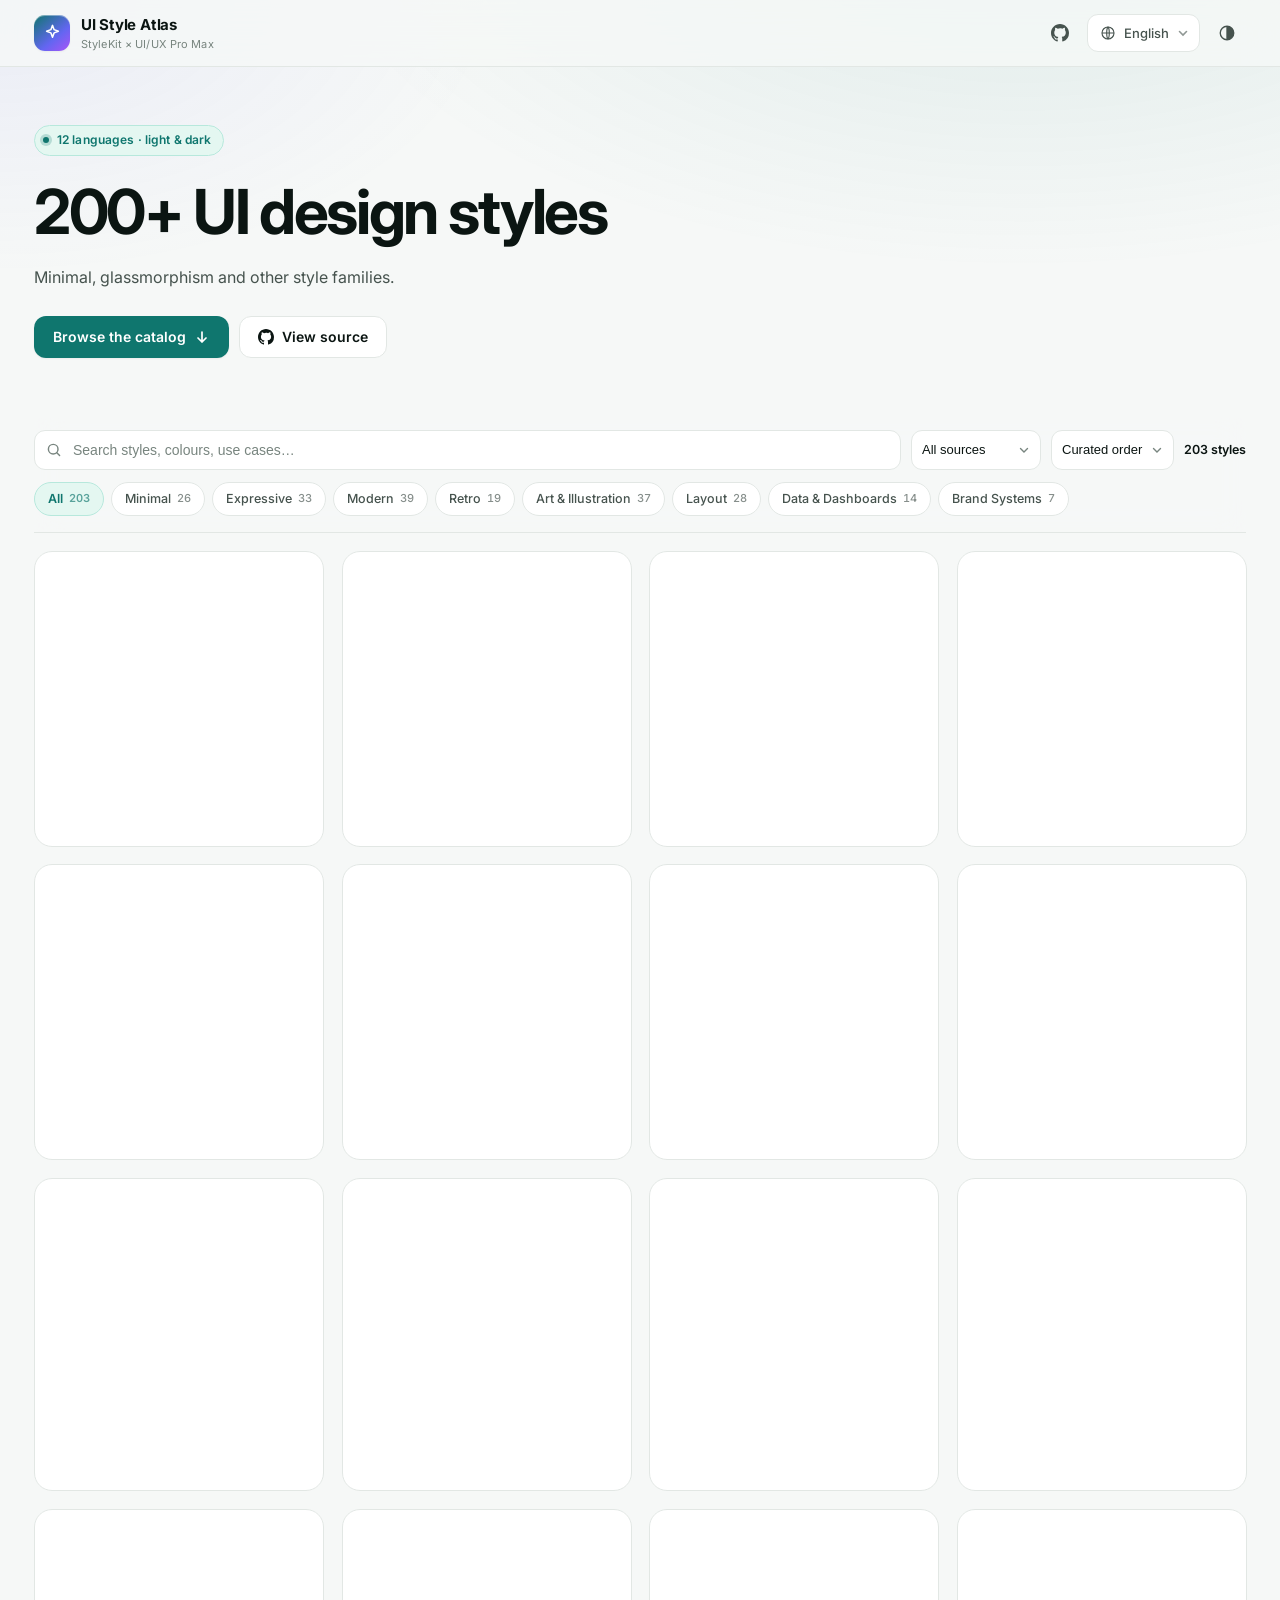
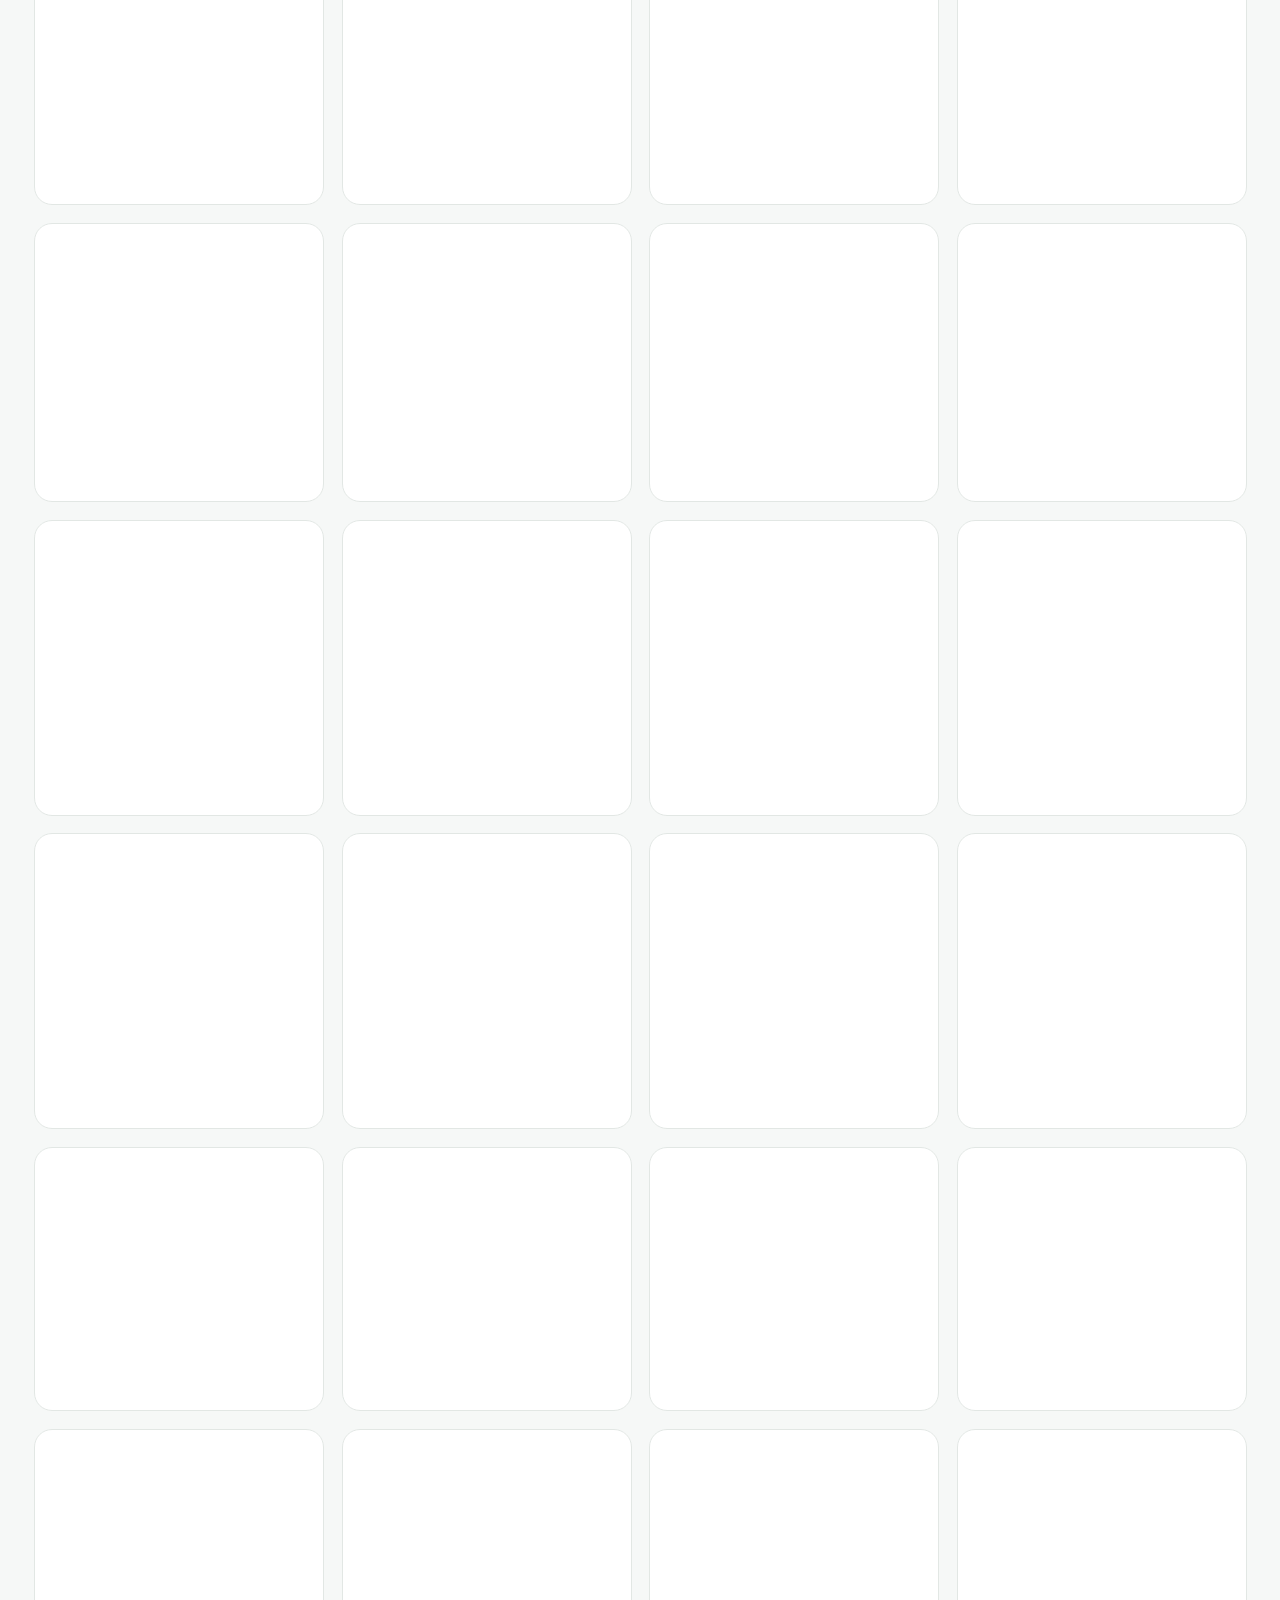
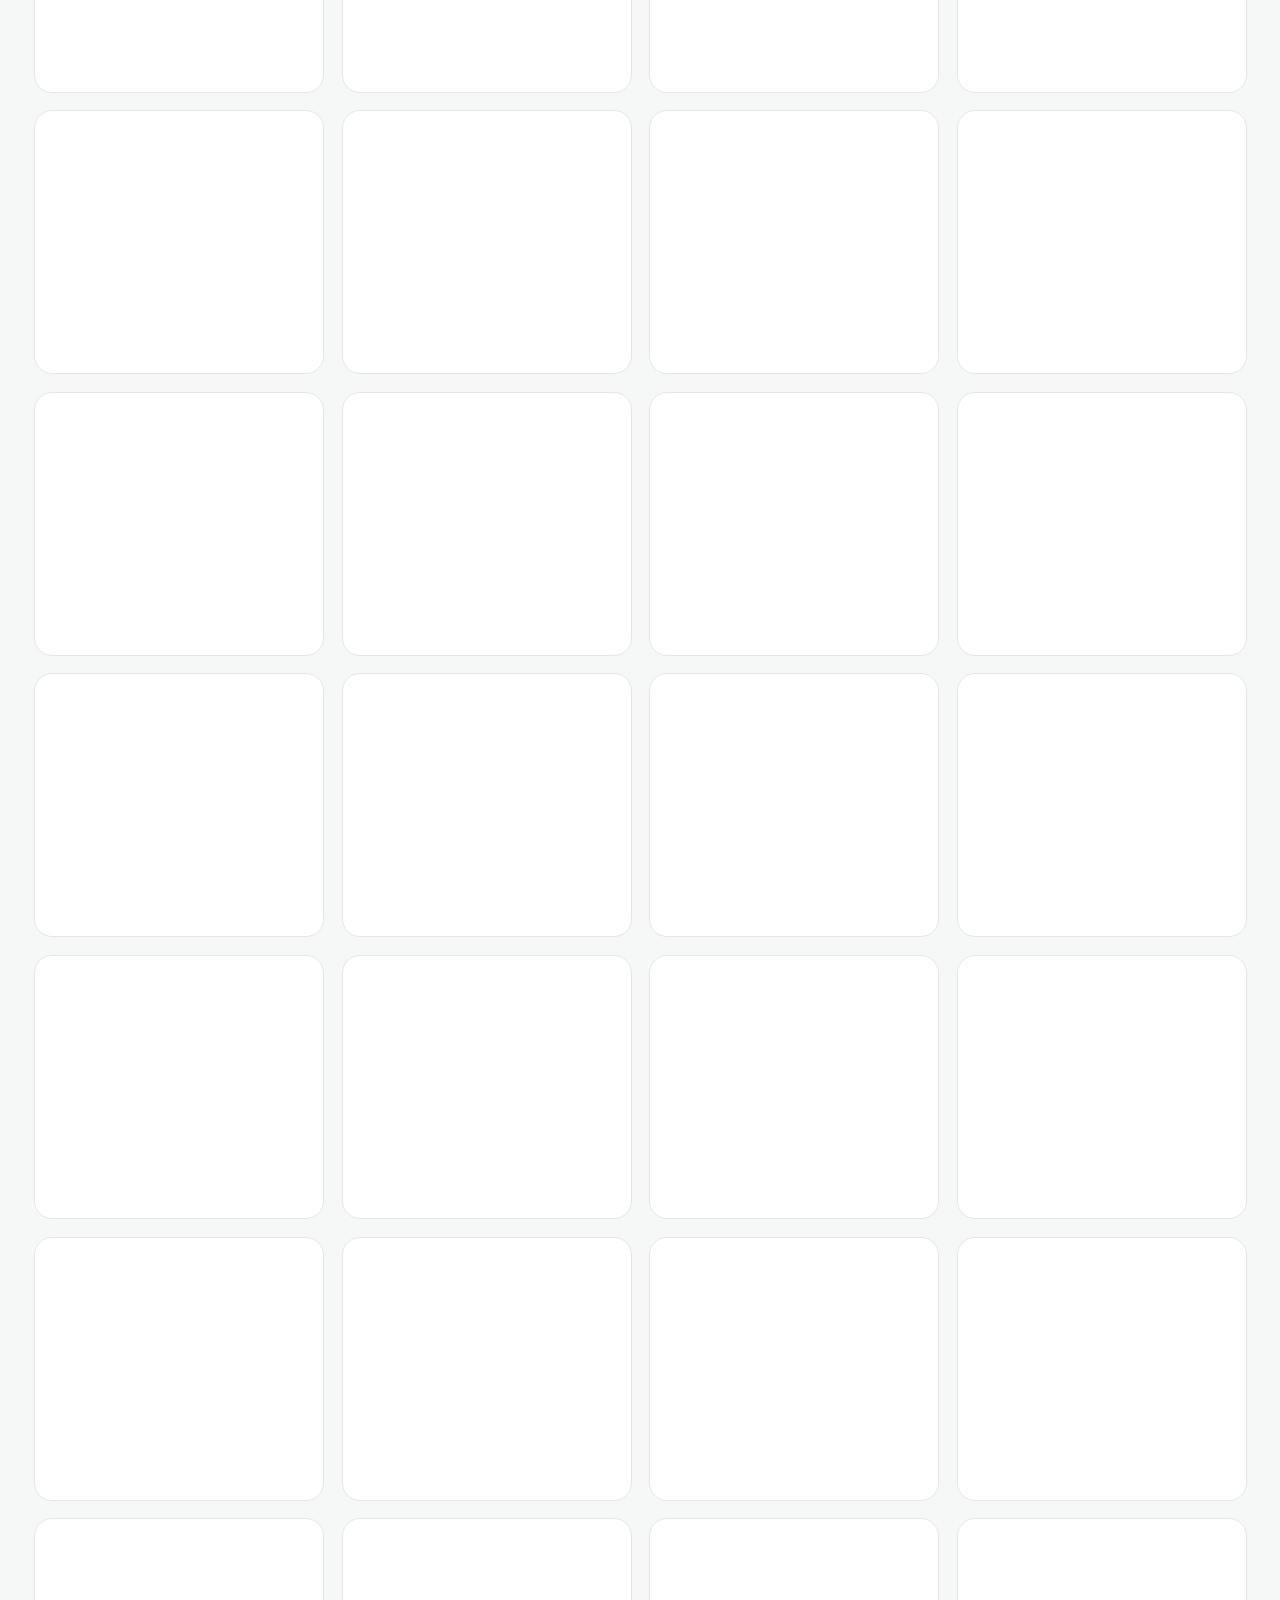
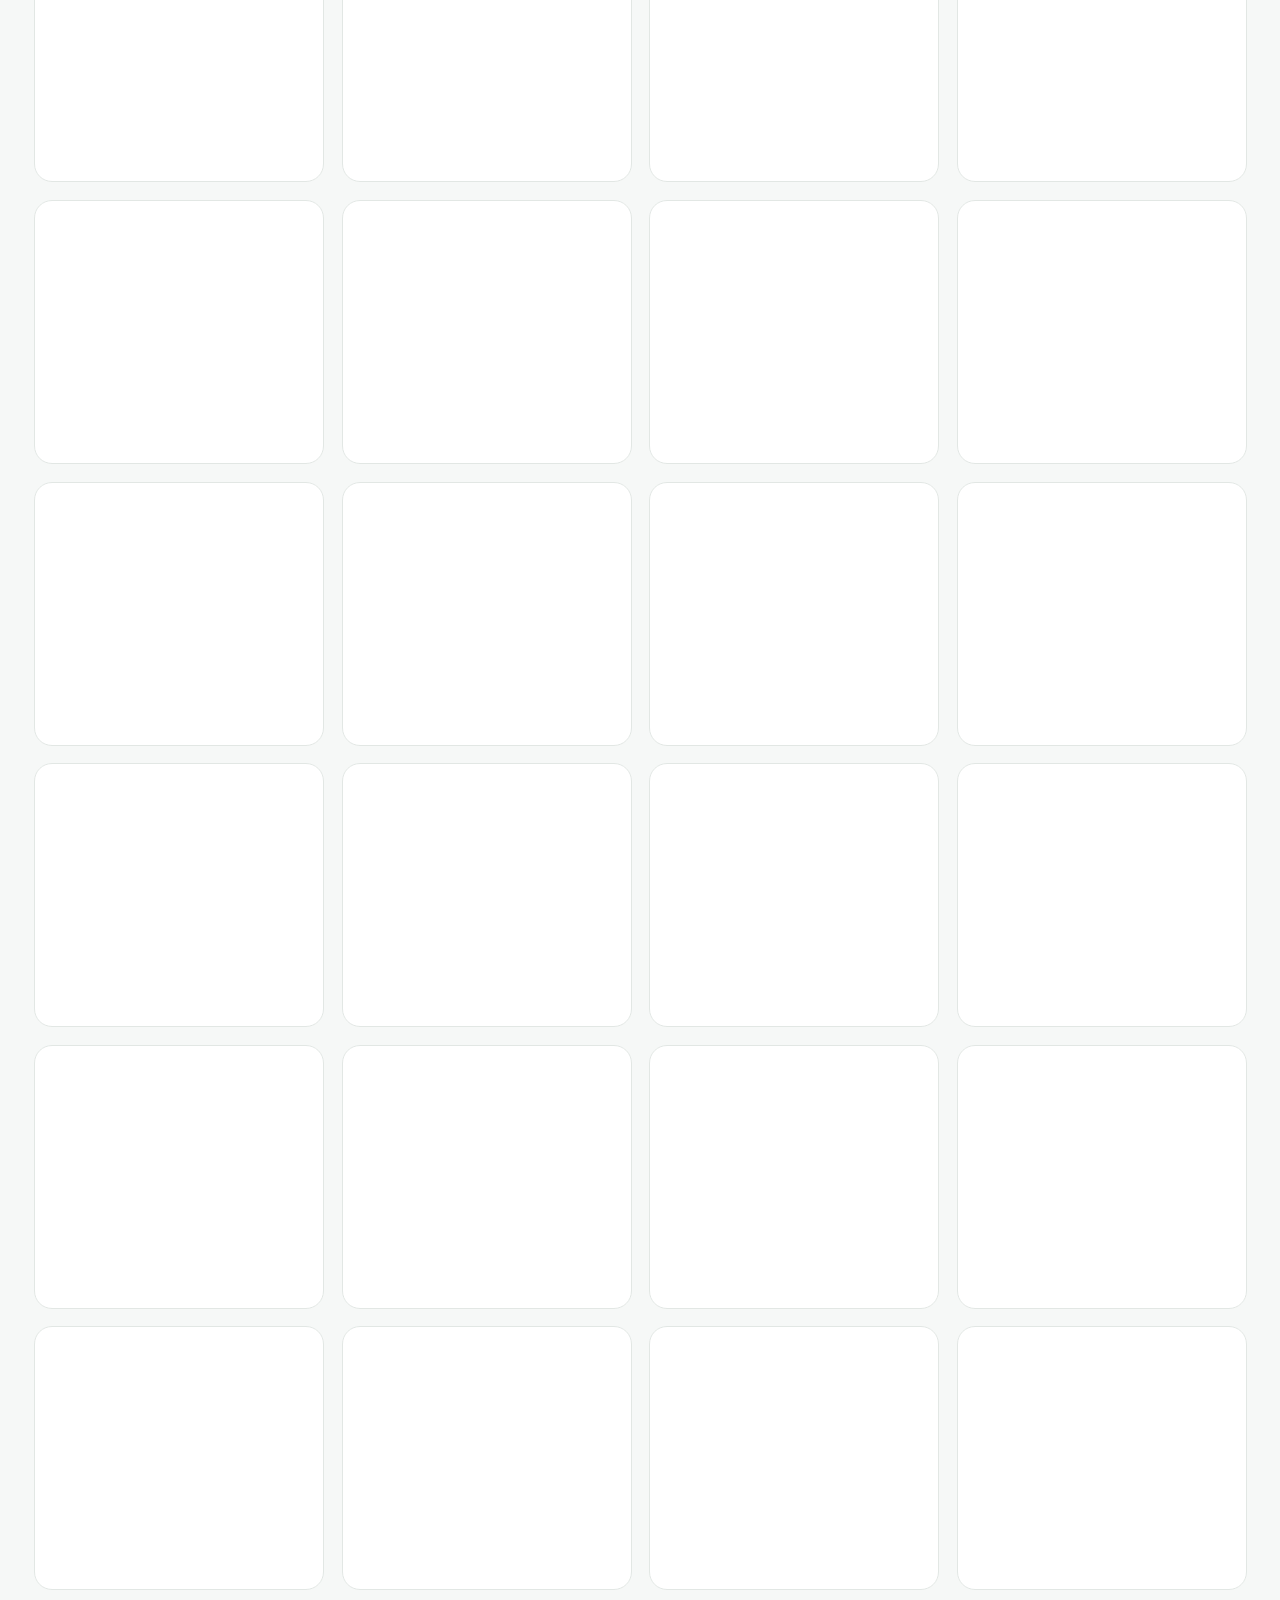
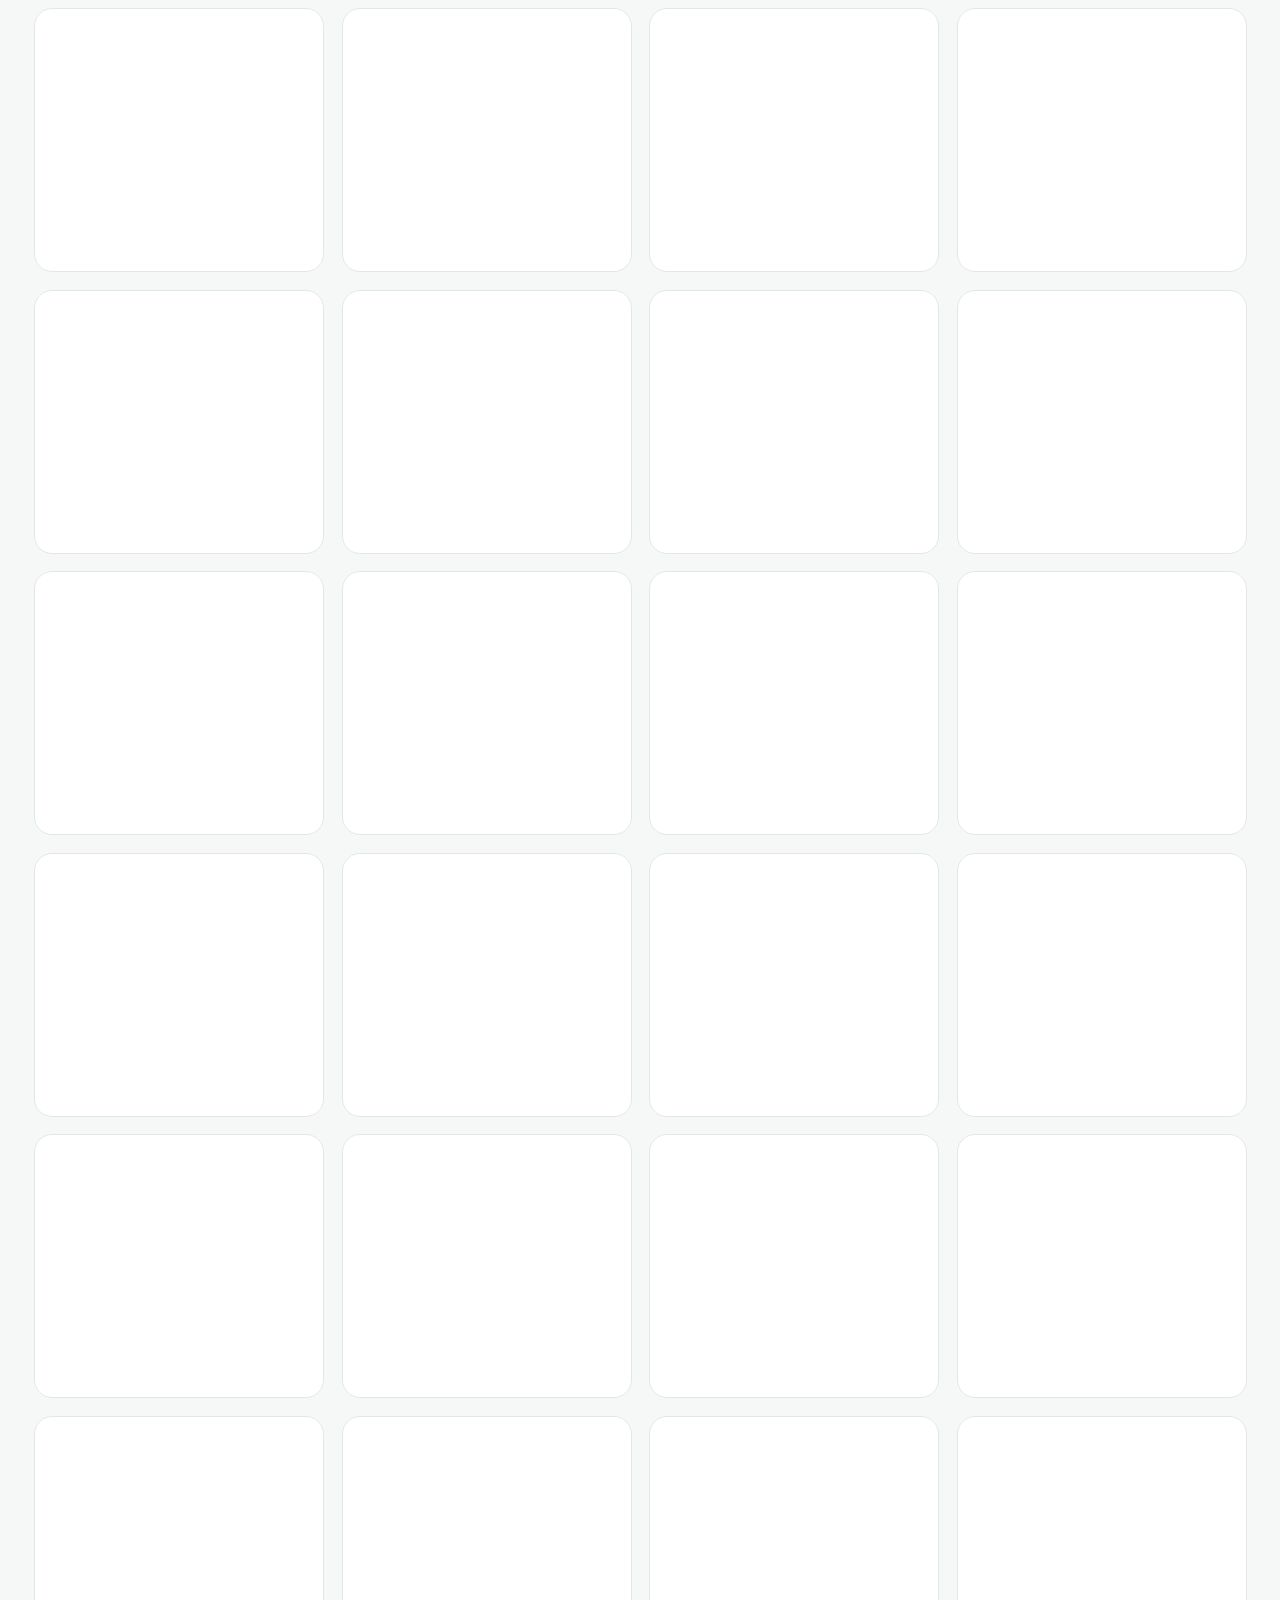
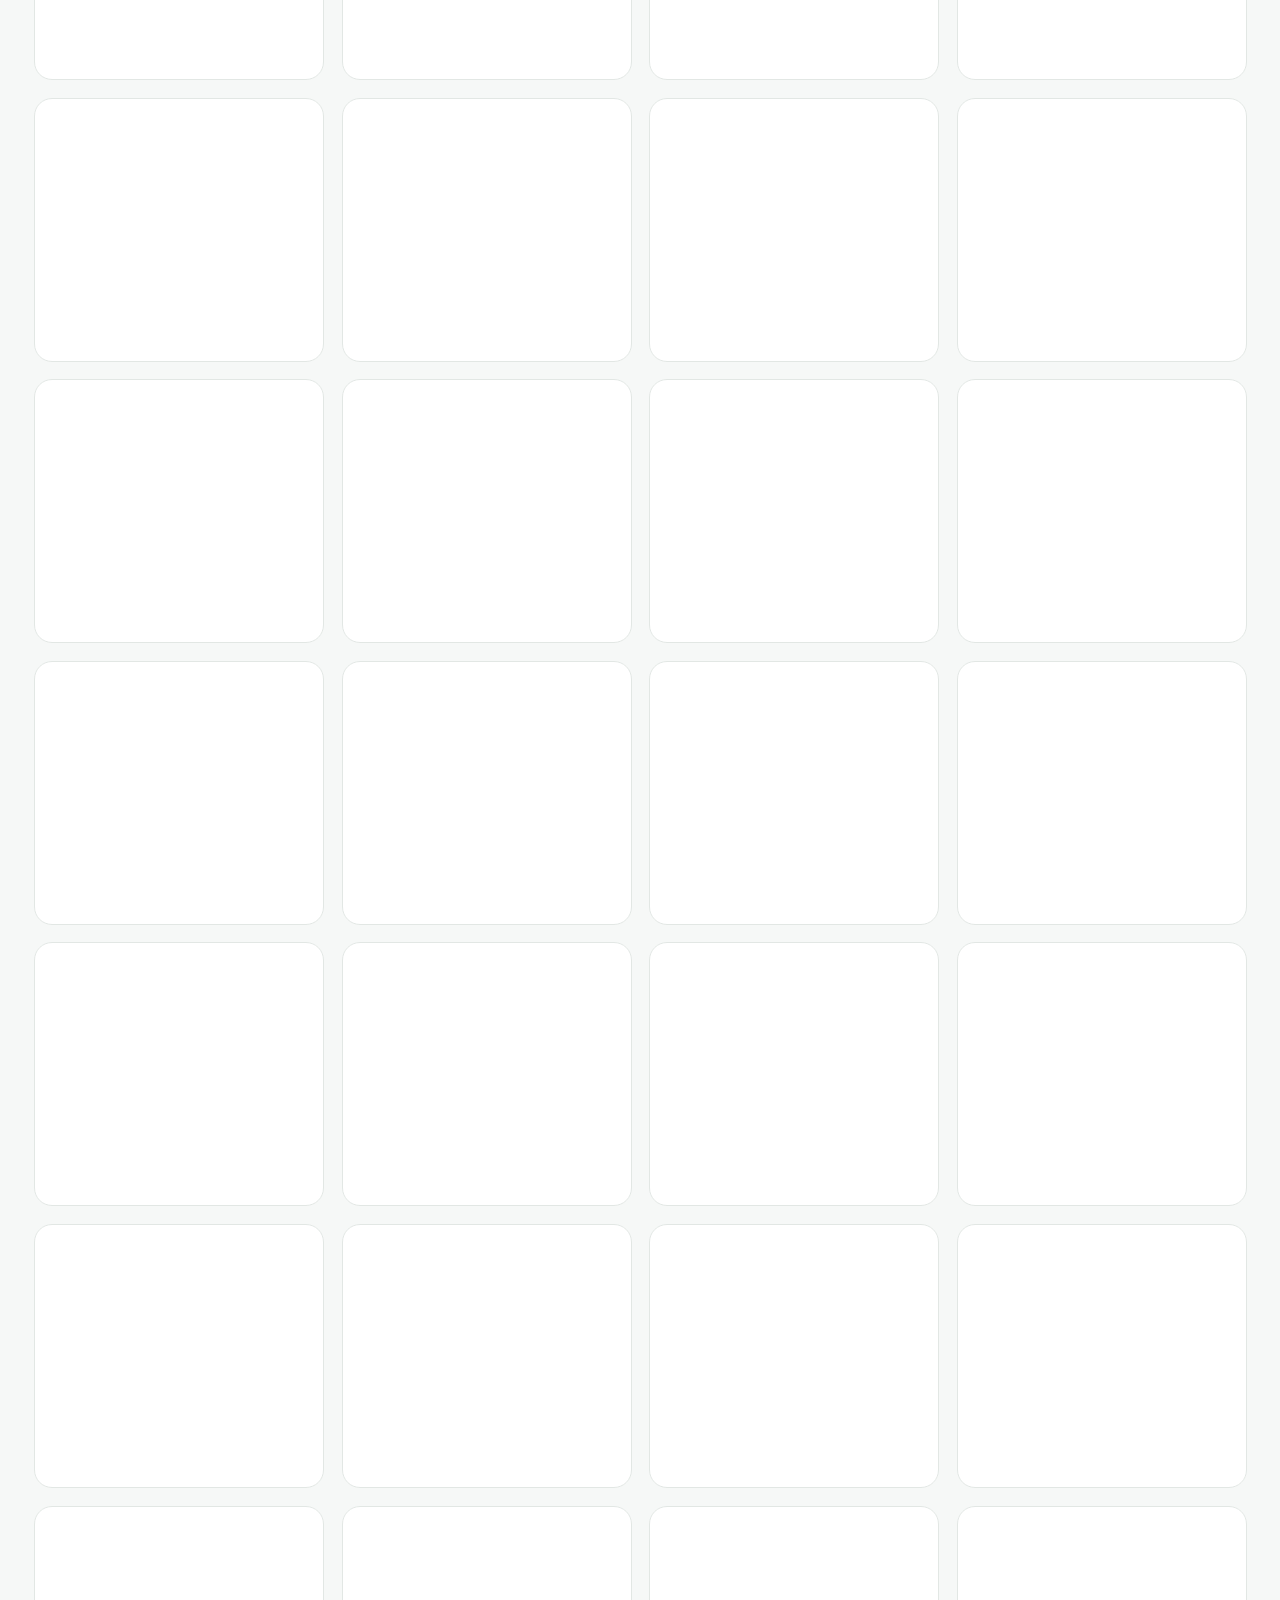
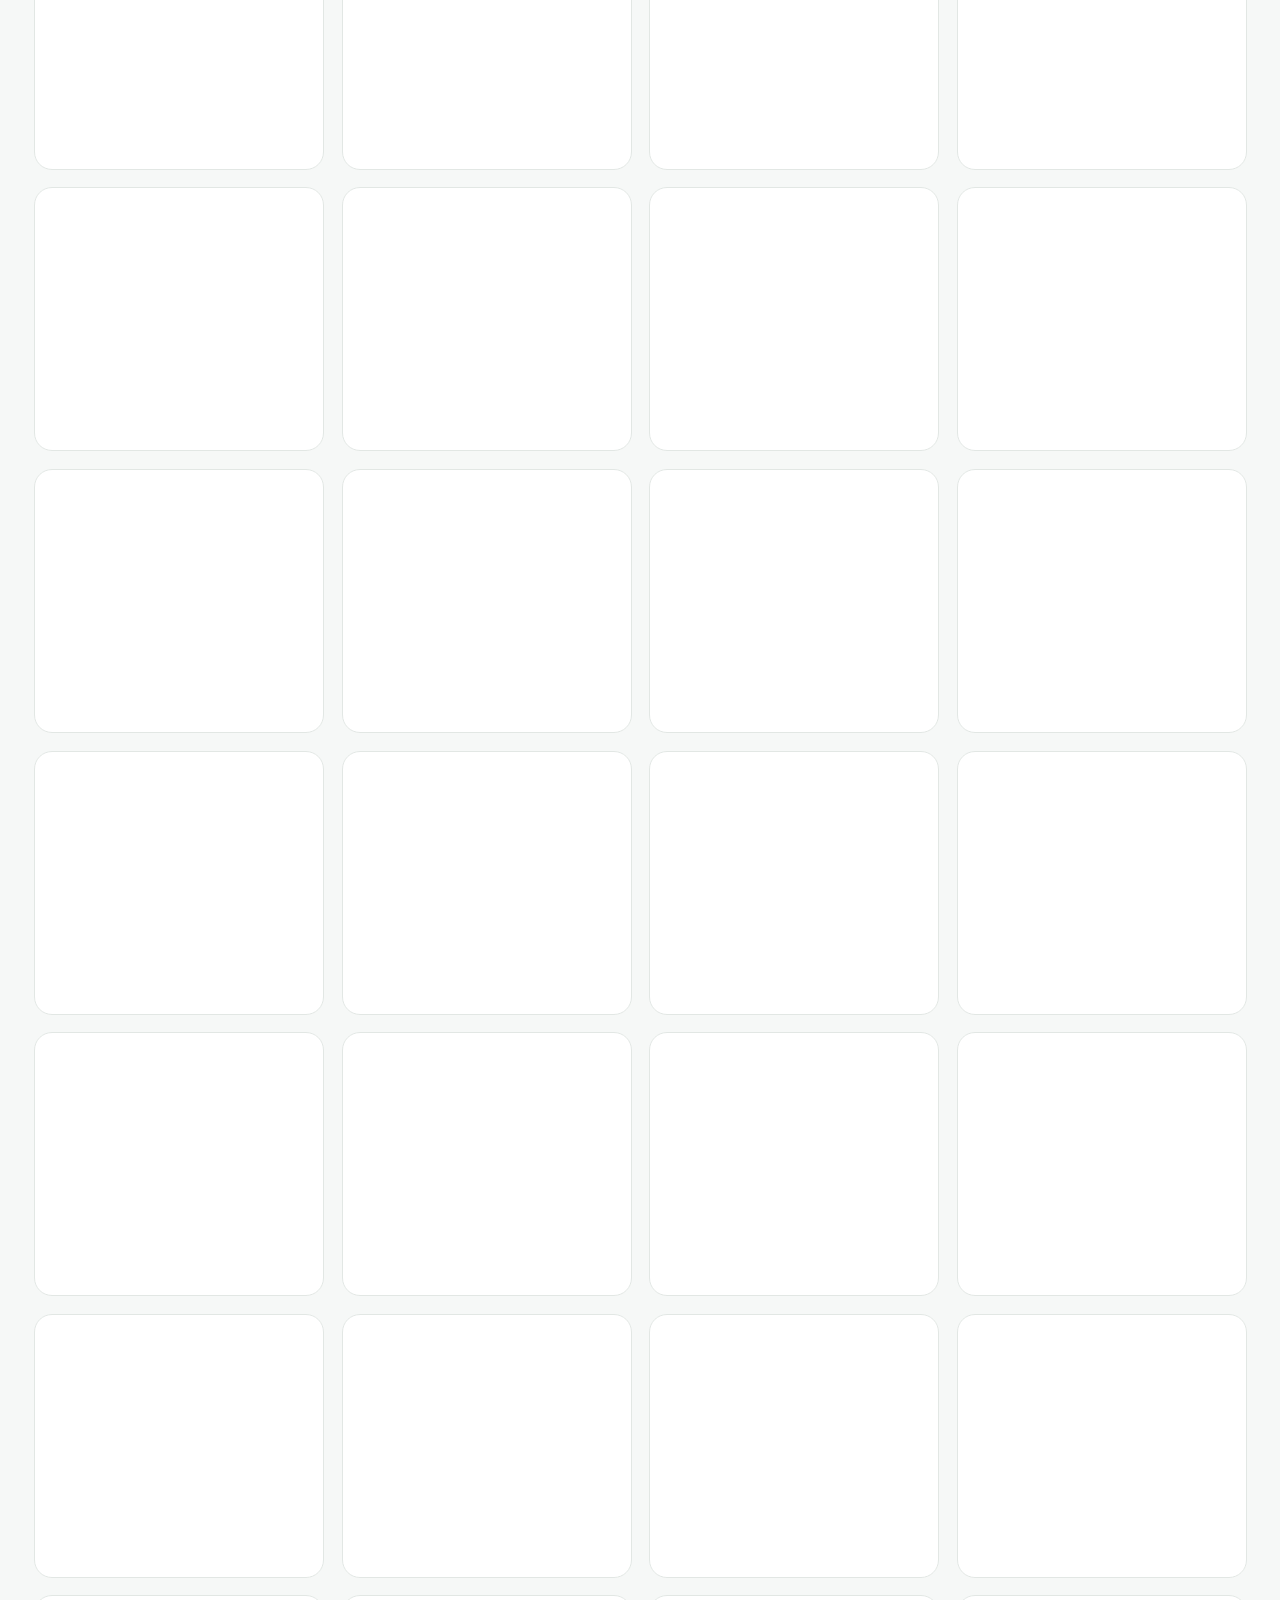
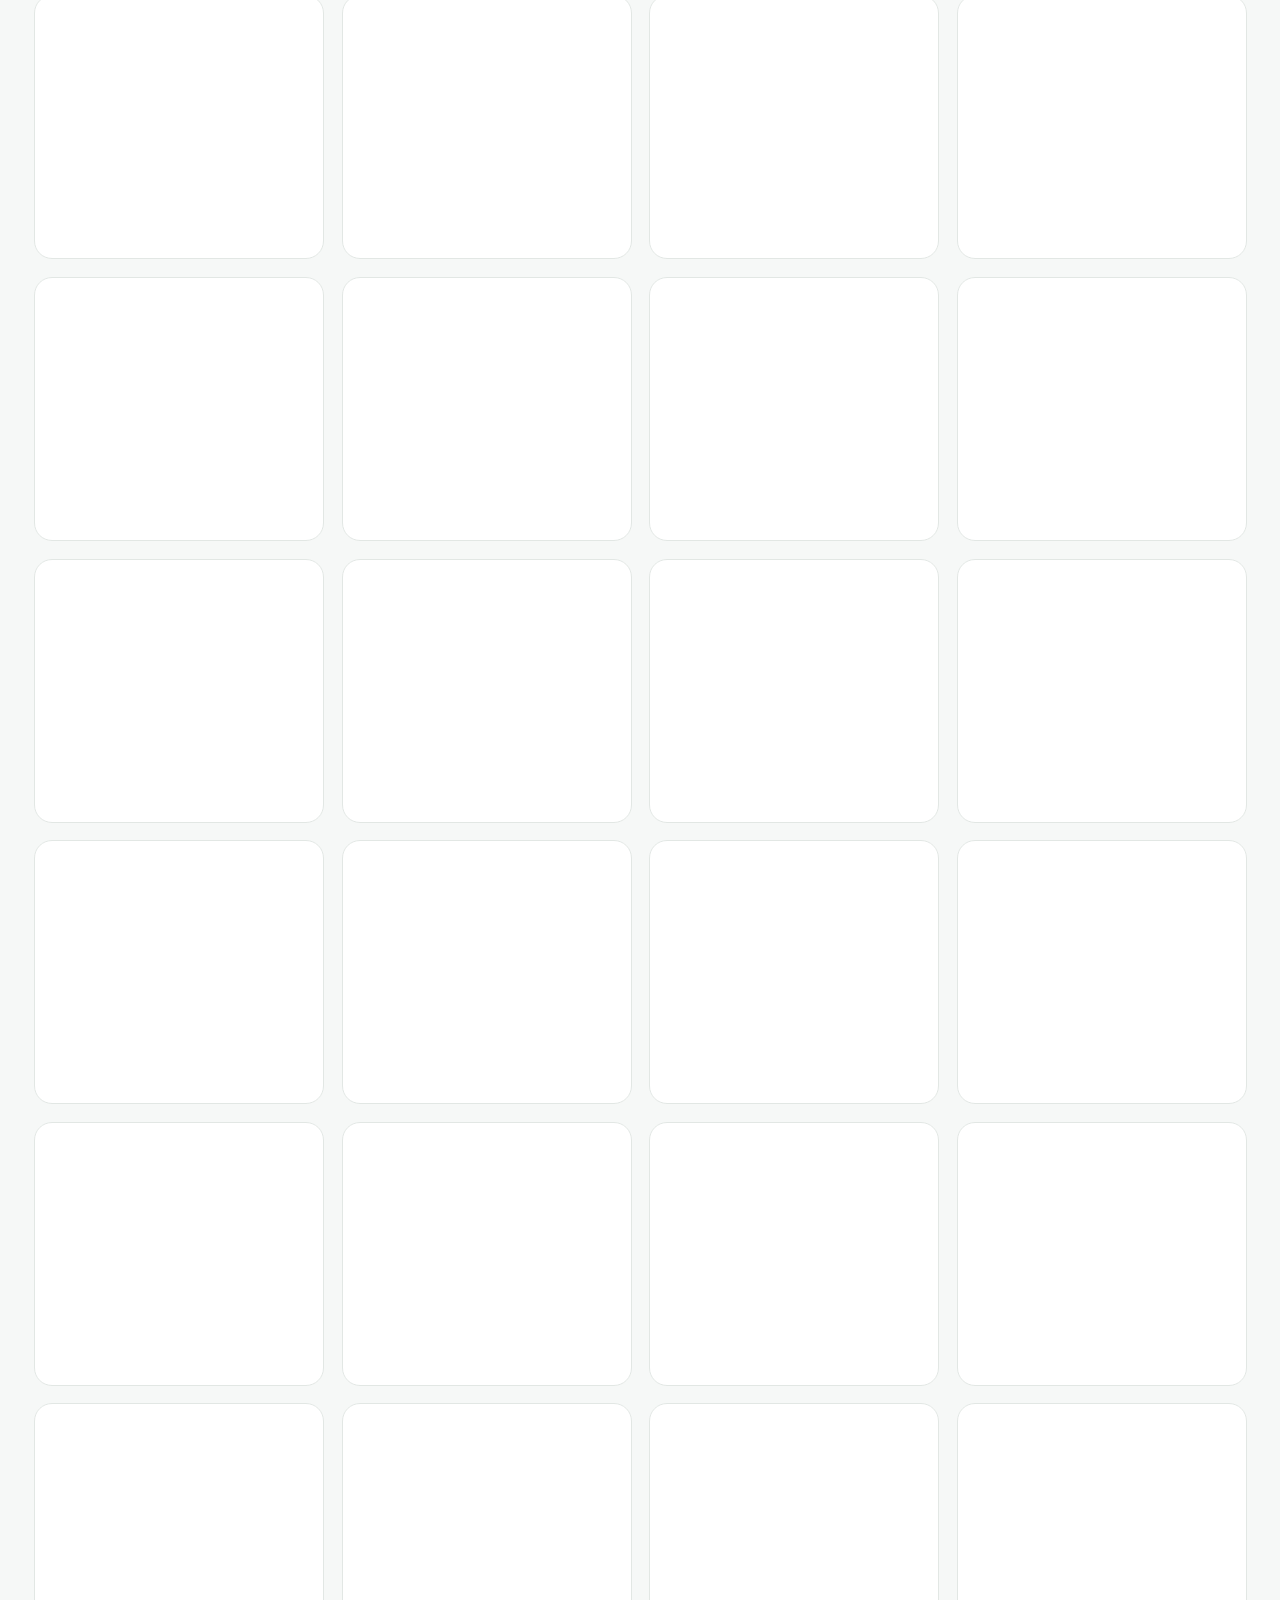
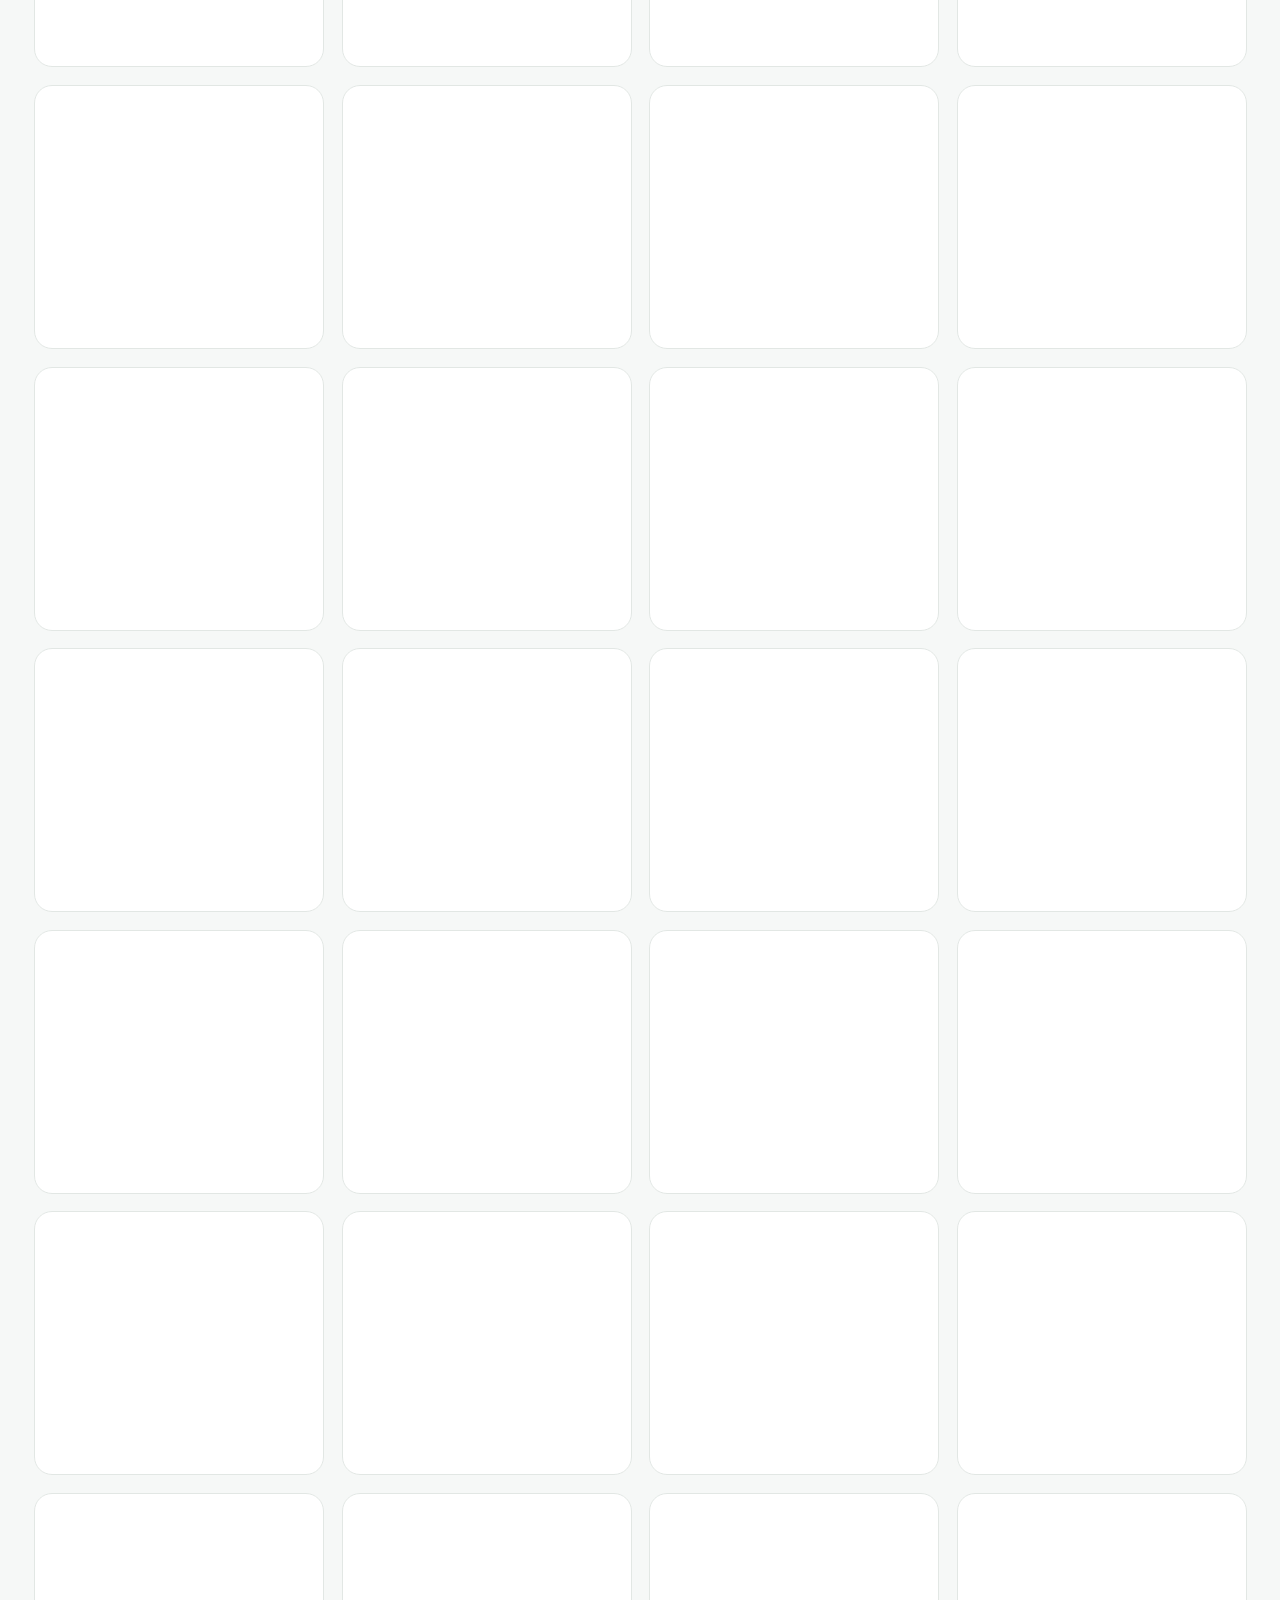
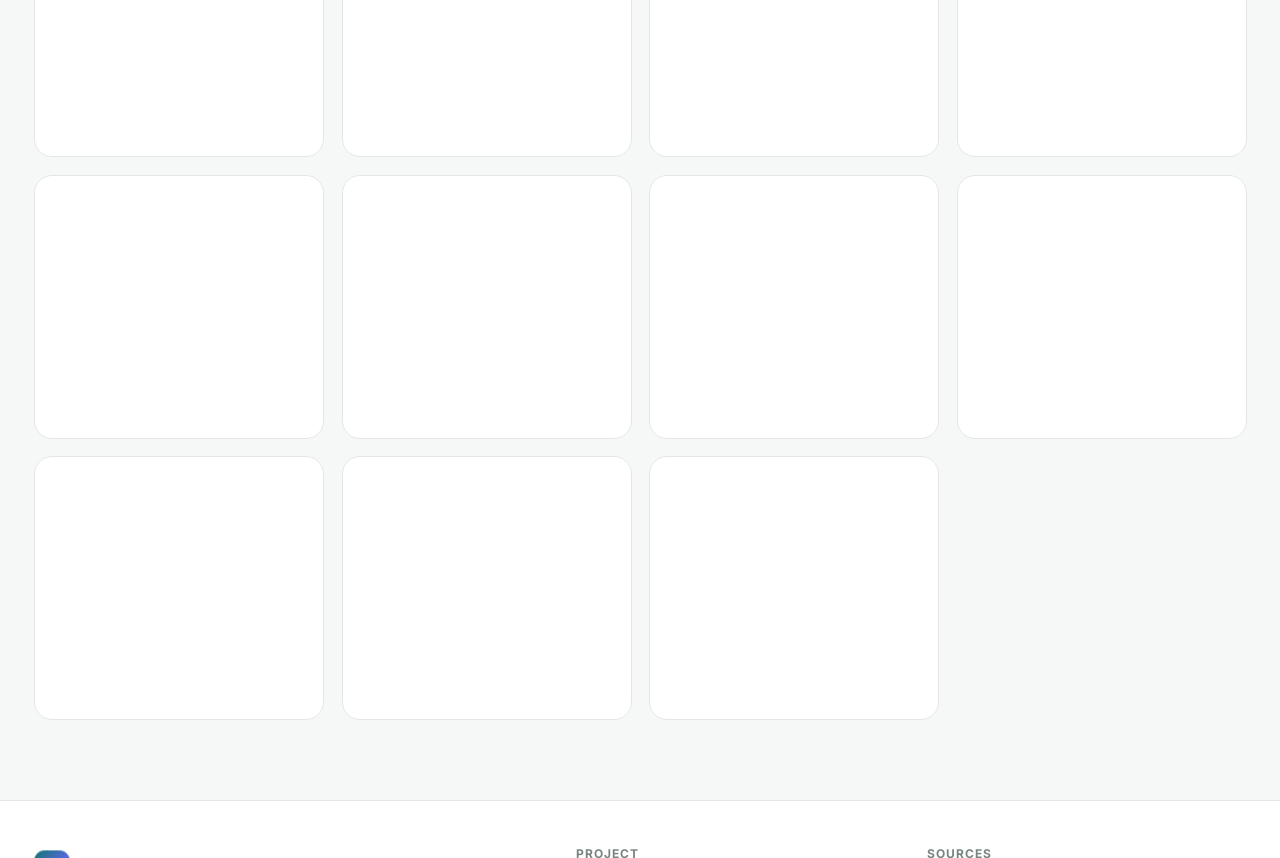
<file: index.html>
<!DOCTYPE html>
<html lang="zh-CN" dir="ltr" data-theme="light">
<head>
  <meta charset="UTF-8">
  <meta name="viewport" content="width=device-width, initial-scale=1.0">
  <title>UI Style Atlas — 203 UI styles · StyleKit × UI/UX Pro Max</title>
  <meta name="description" content="A merged catalog of 203 UI design styles: design tokens, AI prompts, DESIGN.md, component previews, pointer interactions and FAQs. 12 languages, light and dark.">
  <meta name="theme-color" content="#f6f8f7">
  <link rel="preconnect" href="https://fonts.googleapis.com">
  <link rel="preconnect" href="https://fonts.gstatic.com" crossorigin>
  <link href="https://fonts.googleapis.com/css2?family=Inter:wght@300;400;500;600;700&family=JetBrains+Mono:wght@400;500&display=swap" rel="stylesheet">
  <link rel="stylesheet" href="assets/app.css?v=20261118">
  <script>
    (function () {
      try {
        var q = new URLSearchParams(location.search);
        var mode = q.get('theme') || localStorage.getItem('atlas:theme') || 'auto';
        var dark = mode === 'auto' ? matchMedia('(prefers-color-scheme: dark)').matches : mode === 'dark';
        document.documentElement.dataset.theme = dark ? 'dark' : 'light';
        document.documentElement.style.colorScheme = dark ? 'dark' : 'light';
      } catch (e) { }
    })();
  </script>
</head>
<body>
  <header id="siteHeader"></header>

  <main>
    <section class="hero">
      <div class="wrap">
        <span class="hero-kicker"><i class="dot"></i><span data-i18n="heroKicker"></span></span>
        <h1><span data-i18n="heroTitle1"></span></h1>
        <p class="hero-lead" data-i18n="heroLead"></p>
        <div class="hero-actions">
          <a class="btn btn-primary" href="#library">
            <span data-i18n="ctaBrowse"></span>
            <svg viewBox="0 0 16 16" fill="none" stroke="currentColor" stroke-width="1.7" stroke-linecap="round" stroke-linejoin="round"><path d="M8 3v10M4 9l4 4 4-4"/></svg>
          </a>
          <a class="btn btn-ghost" href="https://github.com/PIKACHUIM/uitest" target="_blank" rel="noopener">
            <svg viewBox="0 0 16 16" fill="currentColor" aria-hidden="true"><path d="M8 0C3.58 0 0 3.58 0 8c0 3.54 2.29 6.53 5.47 7.59.4.07.55-.17.55-.38 0-.19-.01-.82-.01-1.49-2.01.37-2.53-.49-2.69-.94-.09-.23-.48-.94-.82-1.13-.28-.15-.68-.52-.01-.53.63-.01 1.08.58 1.23.82.72 1.21 1.87.87 2.33.66.07-.52.28-.87.51-1.07-1.78-.2-3.64-.89-3.64-3.95 0-.87.31-1.59.82-2.15-.08-.2-.36-1.02.08-2.12 0 0 .67-.21 2.2.82a7.4 7.4 0 0 1 2-.27c.68 0 1.36.09 2 .27 1.53-1.04 2.2-.82 2.2-.82.44 1.1.16 1.92.08 2.12.51.56.82 1.27.82 2.15 0 3.07-1.87 3.75-3.65 3.95.29.25.54.73.54 1.48 0 1.07-.01 1.93-.01 2.2 0 .21.15.46.55.38A8 8 0 0 0 16 8c0-4.42-3.58-8-8-8Z"/></svg>
            <span data-i18n="ctaGithub"></span>
          </a>
        </div>
      </div>
    </section>

    <section class="library" id="library">
      <div class="wrap">
        <div class="toolbar">
          <div class="toolbar-row">
            <div class="search">
              <svg viewBox="0 0 20 20" fill="none" stroke="currentColor" stroke-width="1.8" stroke-linecap="round" aria-hidden="true"><circle cx="9" cy="9" r="6"/><path d="m13.5 13.5 3.5 3.5"/></svg>
              <input id="searchInput" type="search" autocomplete="off" placeholder="Search styles, colours, use cases…" aria-label="Search styles" data-i18n-attr="placeholder:searchPlaceholder,aria-label:searchPlaceholder">
            </div>
            <select class="select" id="sourceSelect" aria-label="Source" data-i18n-attr="aria-label:sourceLabel"></select>
            <select class="select" id="sortSelect" aria-label="Sort" data-i18n-attr="aria-label:sortLabel"></select>
            <span class="result-bar" id="resultCount" aria-live="polite"></span>
          </div>
          <div class="toolbar-row" style="margin-top:8px">
            <div class="chips" id="catChips" role="group" aria-label="Categories"></div>
          </div>
        </div>

        <div class="grid" id="grid" style="margin-top:18px"></div>

        <div class="empty" id="empty" hidden>
          <h3 data-i18n="emptyTitle"></h3>
          <p data-i18n="emptyDesc" style="margin-bottom:16px"></p>
          <button class="btn btn-ghost btn-sm" id="emptyReset" type="button" data-i18n="emptyReset"></button>
        </div>
      </div>
    </section>
  </main>

  <footer id="siteFooter"></footer>

  <script src="assets/i18n.js?v=20261118"></script>
  <script src="assets/data/catalog.js?v=20261118"></script>
  <script src="assets/app.js?v=20261118"></script>
</body>
</html>
</file>
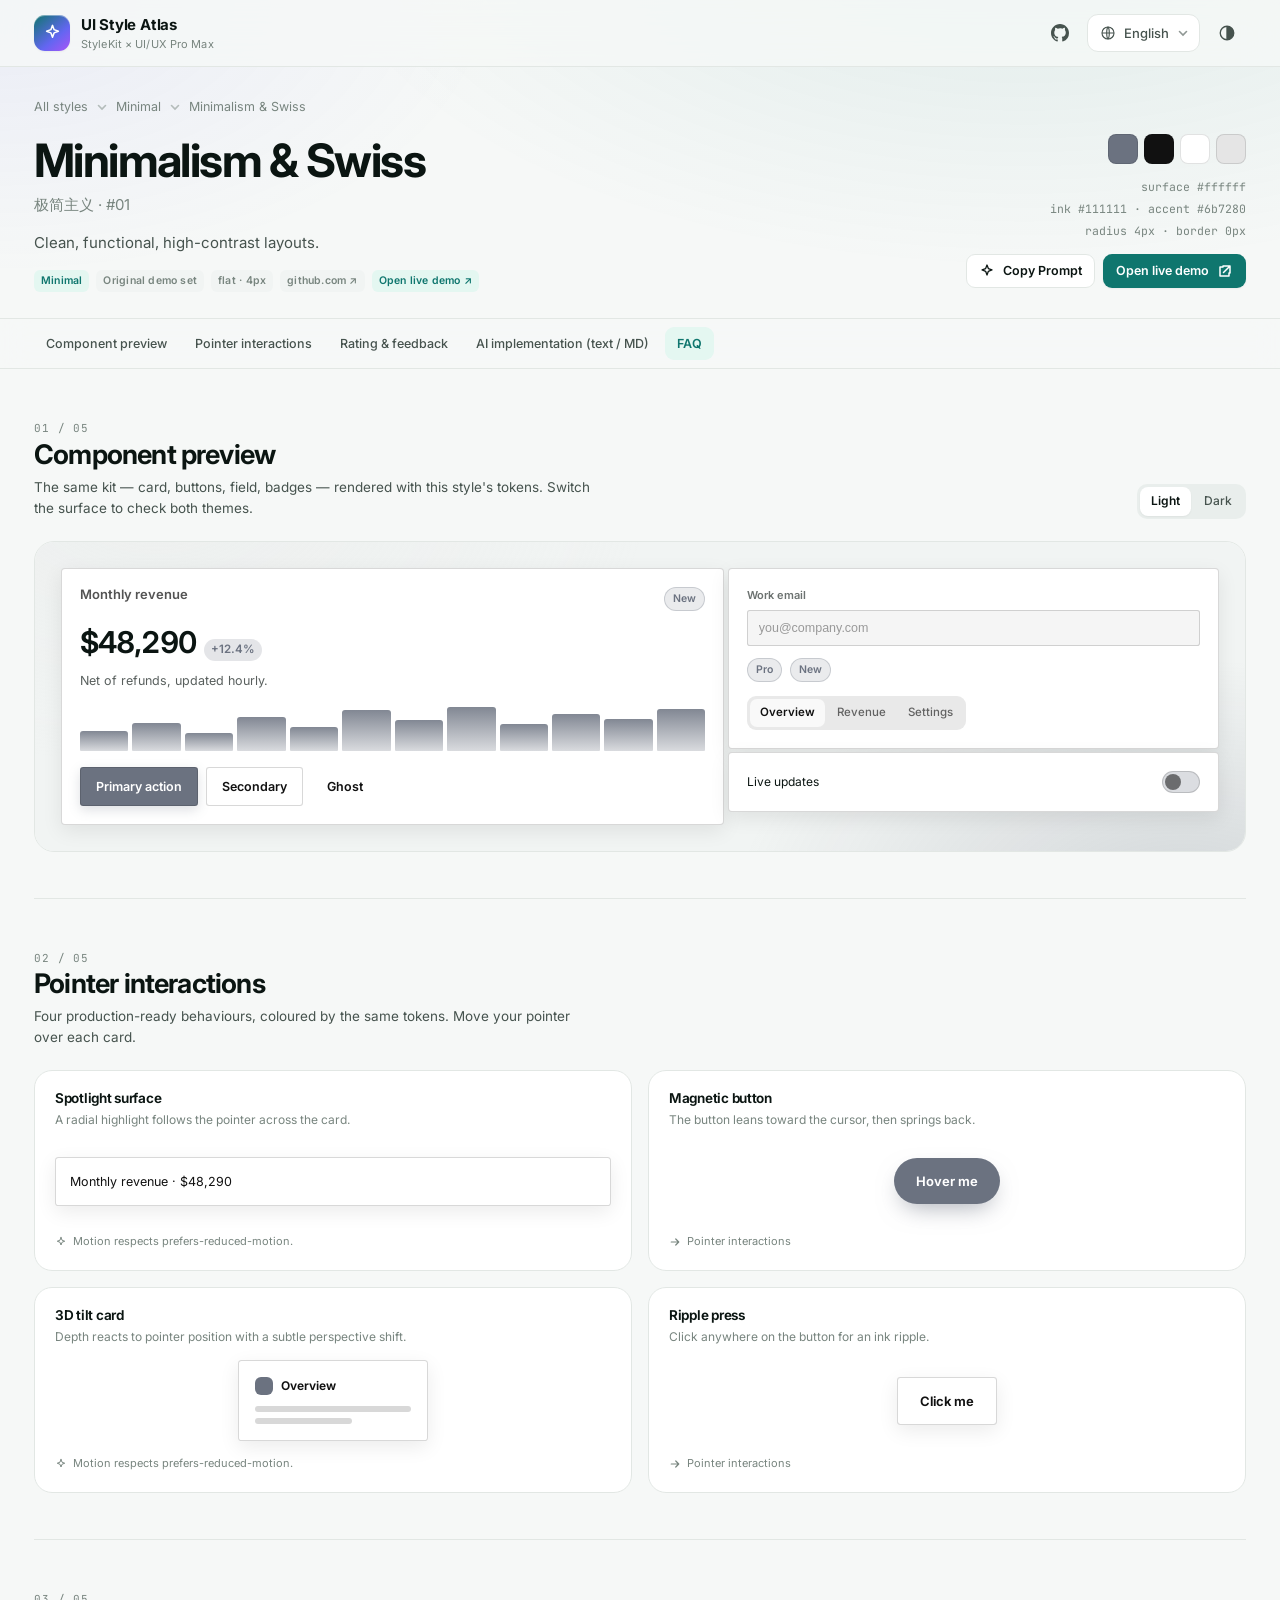
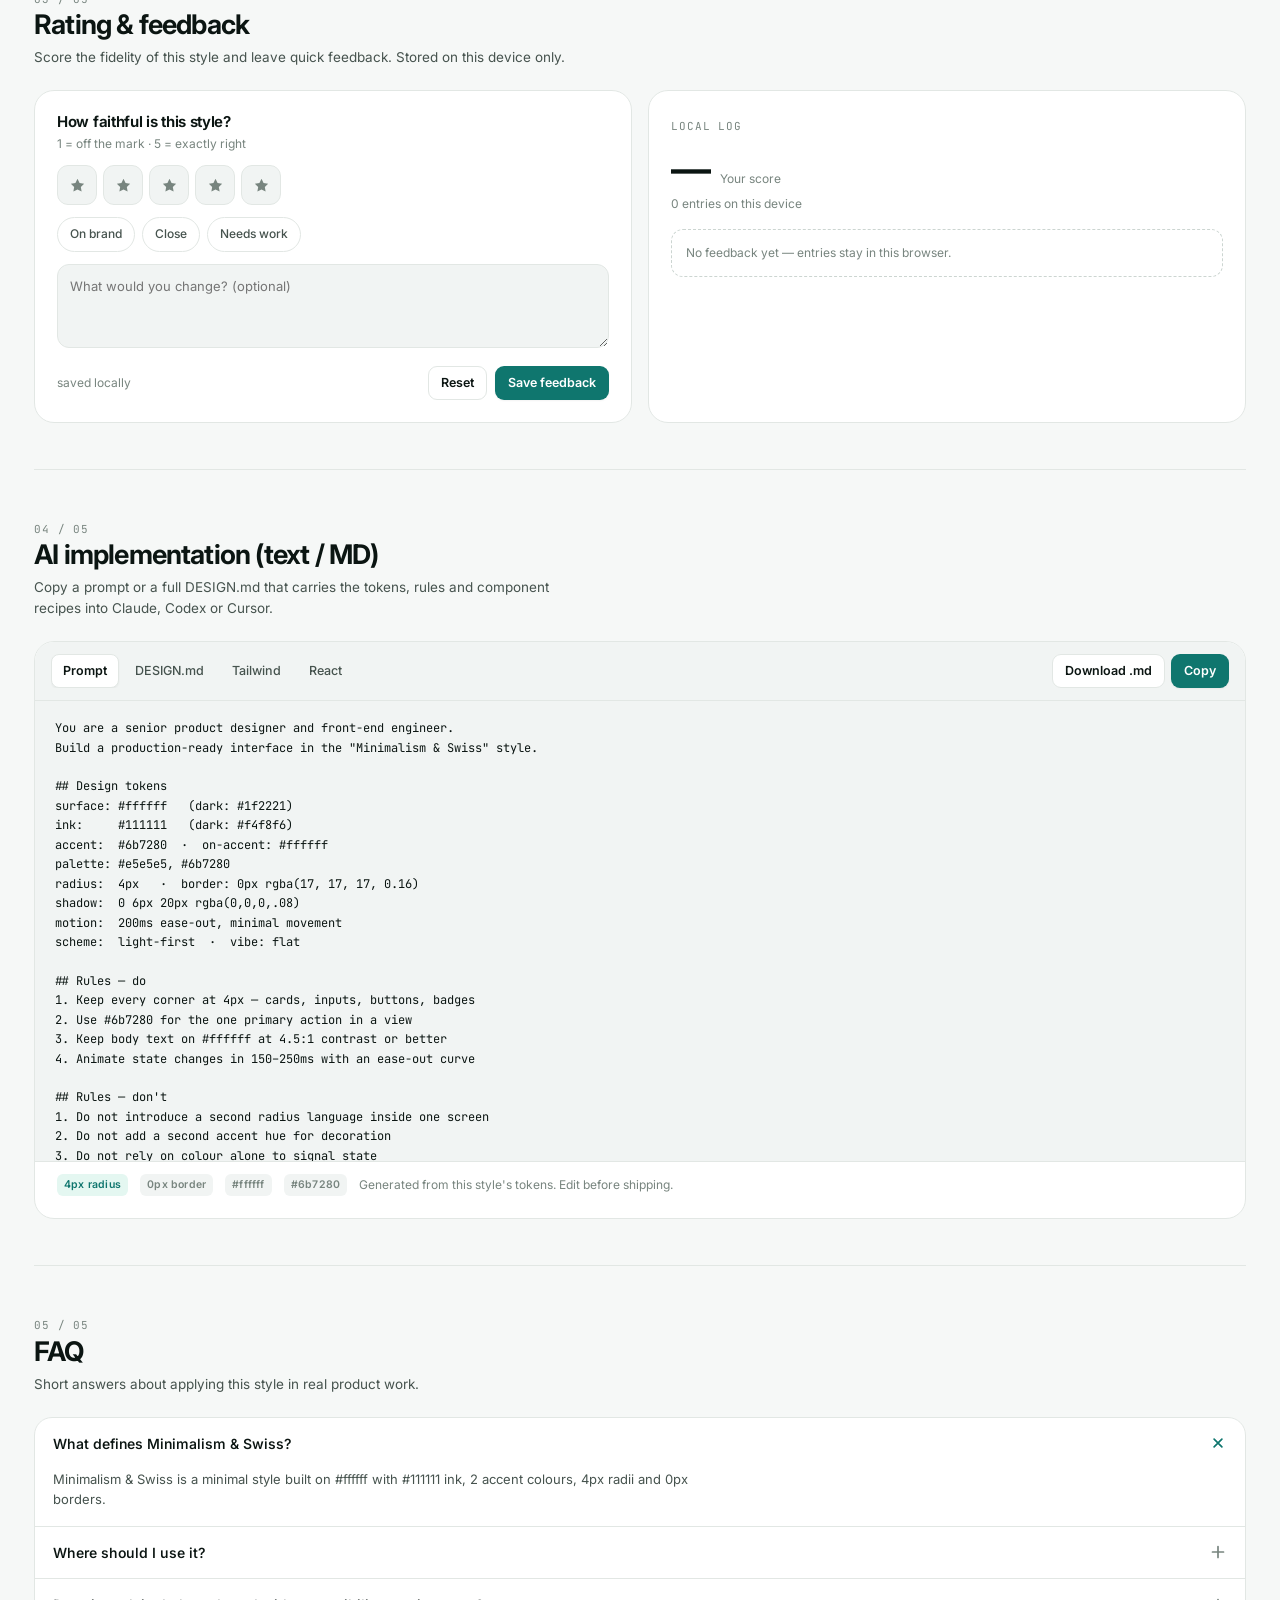
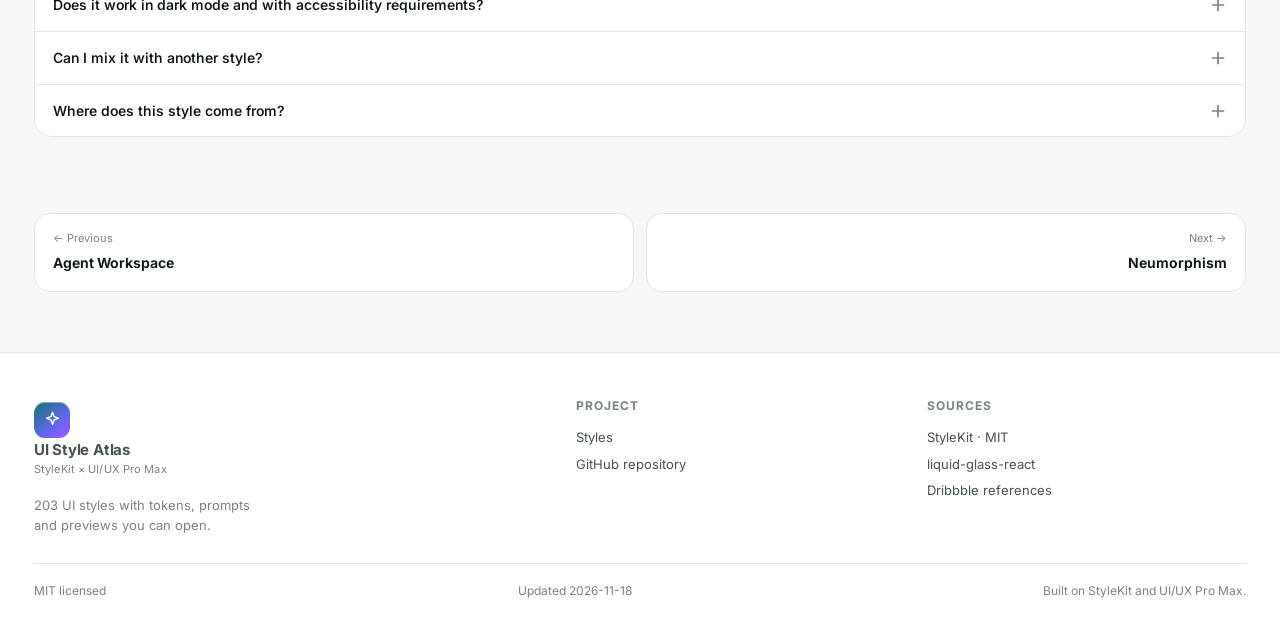
<file: style.html>
<!DOCTYPE html>
<html lang="zh-CN" dir="ltr" data-theme="light">
<head>
  <meta charset="UTF-8">
  <meta name="viewport" content="width=device-width, initial-scale=1.0">
  <title>Style — UI Style Atlas</title>
  <meta name="description" content="Design tokens, AI prompt and DESIGN.md, component preview, pointer interactions and FAQ for every UI style in the atlas.">
  <meta name="theme-color" content="#f6f8f7">
  <link rel="preconnect" href="https://fonts.googleapis.com">
  <link rel="preconnect" href="https://fonts.gstatic.com" crossorigin>
  <link href="https://fonts.googleapis.com/css2?family=Inter:wght@300;400;500;600;700&family=JetBrains+Mono:wght@400;500&display=swap" rel="stylesheet">
  <link rel="stylesheet" href="assets/app.css?v=20261118">
  <script>
    (function () {
      try {
        var q = new URLSearchParams(location.search);
        var mode = q.get('theme') || localStorage.getItem('atlas:theme') || 'auto';
        var dark = mode === 'auto' ? matchMedia('(prefers-color-scheme: dark)').matches : mode === 'dark';
        document.documentElement.dataset.theme = dark ? 'dark' : 'light';
        document.documentElement.style.colorScheme = dark ? 'dark' : 'light';
      } catch (e) { }
    })();
  </script>
</head>
<body>
  <header id="siteHeader"></header>
  <main id="detailRoot"></main>
  <footer id="siteFooter"></footer>

  <script src="assets/i18n.js?v=20261118"></script>
  <script src="assets/data/catalog.js?v=20261118"></script>
  <script src="assets/app.js?v=20261118"></script>
  <script src="assets/style-page.js?v=20261118"></script>
</body>
</html>
</file>
<file: assets/app.css>
/* ==========================================================================
   UI Style Atlas — design system
   Merged gallery: StyleKit (MIT) × UI/UX Pro Max
   ========================================================================== */

:root {
  color-scheme: light;
  --bg: #f6f8f7;
  --bg-grain: radial-gradient(1200px 600px at 80% -10%, rgba(15, 118, 110, 0.10), transparent 60%),
              radial-gradient(900px 500px at 0% 0%, rgba(99, 102, 241, 0.08), transparent 55%);
  --surface: #ffffff;
  --surface-2: #f1f4f3;
  --surface-3: #e9eeec;
  --ink: #0b1512;
  --ink-2: #46534e;
  --ink-3: #78857f;
  --line: #e2e7e4;
  --line-strong: #ccd5d1;
  --accent: #0f766e;
  --accent-2: #0d9488;
  --accent-ink: #ffffff;
  --accent-soft: #e4f7f1;
  --accent-soft-border: #b7e8dc;
  --danger: #b42318;
  --shadow-sm: 0 1px 2px rgba(9, 24, 20, 0.05);
  --shadow-md: 0 10px 30px -12px rgba(9, 24, 20, 0.18);
  --shadow-lg: 0 28px 70px -30px rgba(9, 24, 20, 0.28);
  --ring: rgba(15, 118, 110, 0.35);
  --radius-card: 18px;
  --header-h: 66px;
}

html[data-theme="dark"] {
  color-scheme: dark;
  --bg: #080b0a;
  --bg-grain: radial-gradient(1200px 600px at 80% -10%, rgba(45, 212, 191, 0.12), transparent 60%),
              radial-gradient(900px 500px at 0% 0%, rgba(129, 140, 248, 0.10), transparent 55%);
  --surface: #101614;
  --surface-2: #151d1a;
  --surface-3: #1b2421;
  --ink: #e9f2ef;
  --ink-2: #a5b4ae;
  --ink-3: #77857f;
  --line: #1f2a26;
  --line-strong: #2c3833;
  --accent: #2dd4bf;
  --accent-2: #5eead4;
  --accent-ink: #04211c;
  --accent-soft: rgba(45, 212, 191, 0.12);
  --accent-soft-border: rgba(45, 212, 191, 0.34);
  --danger: #fda29b;
  --shadow-sm: 0 1px 2px rgba(0, 0, 0, 0.4);
  --shadow-md: 0 12px 34px -16px rgba(0, 0, 0, 0.7);
  --shadow-lg: 0 34px 80px -40px rgba(0, 0, 0, 0.9);
  --ring: rgba(45, 212, 191, 0.4);
}

* { box-sizing: border-box; }

html {
  scroll-behavior: smooth;
  scroll-padding-top: calc(var(--header-h) + 24px);
  -webkit-text-size-adjust: 100%;
}

body {
  margin: 0;
  background: var(--bg);
  color: var(--ink);
  font-family: "Inter", "Inter var", -apple-system, BlinkMacSystemFont, "Segoe UI", "PingFang SC",
    "Hiragino Sans GB", "Noto Sans SC", "Noto Sans JP", "Noto Sans KR", "Microsoft YaHei UI",
    "Malgun Gothic", "Tahoma", "Noto Naskh Arabic", sans-serif;
  font-size: 15px;
  line-height: 1.55;
  -webkit-font-smoothing: antialiased;
  text-rendering: optimizeLegibility;
}

body::before {
  content: "";
  position: fixed;
  inset: 0;
  z-index: -1;
  background-image: var(--bg-grain);
  pointer-events: none;
}

h1, h2, h3, h4 { margin: 0; line-height: 1.15; letter-spacing: -0.02em; }
p { margin: 0; }
a { color: inherit; text-decoration: none; }
button { font: inherit; color: inherit; }
img, svg { display: block; }
:focus-visible { outline: 2px solid var(--accent); outline-offset: 2px; }

.wrap { width: 100%; max-width: 1260px; margin-inline: auto; padding-inline: 24px; }
.sr-only {
  position: absolute; width: 1px; height: 1px; padding: 0; margin: -1px;
  overflow: hidden; clip: rect(0 0 0 0); white-space: nowrap; border: 0;
}
.mono { font-family: "JetBrains Mono", ui-monospace, SFMono-Regular, Menlo, monospace; }

/* ---------------------------------- header -------------------------------- */
.site-header {
  position: sticky;
  top: 0;
  z-index: 60;
  background: color-mix(in srgb, var(--bg) 82%, transparent);
  backdrop-filter: saturate(150%) blur(16px);
  -webkit-backdrop-filter: saturate(150%) blur(16px);
  border-bottom: 1px solid var(--line);
}
.header-inner {
  display: flex;
  align-items: center;
  justify-content: space-between;
  gap: 16px;
  min-height: var(--header-h);
}
.brand { display: flex; align-items: center; gap: 11px; min-width: 0; }
.brand-mark {
  width: 36px; height: 36px; flex: none;
  border-radius: 11px;
  display: grid; place-items: center;
  background: linear-gradient(140deg, var(--accent) 0%, #6366f1 62%, #a855f7 100%);
  color: #fff;
  box-shadow: inset 0 1px 0 rgba(255, 255, 255, 0.4), var(--shadow-sm);
}
.brand-mark svg { width: 19px; height: 19px; }
.brand-text { display: flex; flex-direction: column; min-width: 0; }
.brand-text strong { font-size: 15px; font-weight: 700; letter-spacing: -0.015em; }
.brand-text small { font-size: 11px; color: var(--ink-3); letter-spacing: 0.01em; white-space: nowrap; }
.header-actions { display: flex; align-items: center; gap: 8px; }
.icon-btn {
  width: 38px; height: 38px;
  display: grid; place-items: center;
  border-radius: 11px;
  border: 1px solid transparent;
  background: transparent;
  color: var(--ink-2);
  cursor: pointer;
  transition: background 0.16s ease, color 0.16s ease, border-color 0.16s ease;
}
.icon-btn:hover { background: var(--surface-2); color: var(--ink); border-color: var(--line); }
.icon-btn svg { width: 18px; height: 18px; }
.lang-btn {
  display: inline-flex; align-items: center; gap: 8px;
  height: 38px; padding-inline: 12px 10px;
  border-radius: 11px;
  border: 1px solid var(--line);
  background: var(--surface);
  color: var(--ink-2);
  font-size: 13px; font-weight: 500;
  cursor: pointer;
  white-space: nowrap;
  transition: border-color 0.16s ease, background 0.16s ease, color 0.16s ease;
}
.lang-btn:hover { border-color: var(--line-strong); color: var(--ink); }
.lang-btn svg { width: 16px; height: 16px; }
.lang-btn .chev { width: 12px; height: 12px; opacity: 0.6; }

/* ----------------------------------- hero -------------------------------- */
.hero { padding-block: 58px 34px; position: relative; }
.hero-kicker {
  display: inline-flex; align-items: center; gap: 8px;
  padding: 5px 12px 5px 8px;
  border-radius: 999px;
  background: var(--accent-soft);
  border: 1px solid var(--accent-soft-border);
  color: var(--accent);
  font-size: 12px; font-weight: 600;
  letter-spacing: 0.01em;
}
.hero-kicker .dot {
  width: 6px; height: 6px; border-radius: 50%;
  background: var(--accent);
  box-shadow: 0 0 0 3px color-mix(in srgb, var(--accent) 22%, transparent);
  animation: pulse 2.4s ease-in-out infinite;
}
@keyframes pulse { 0%, 100% { opacity: 1; } 50% { opacity: 0.35; } }

.hero h1 {
  margin-top: 20px;
  font-size: clamp(34px, 5.6vw, 62px);
  font-weight: 700;
  letter-spacing: -0.038em;
  max-width: 20ch;
  text-wrap: balance;
}
.hero h1 .grad {
  display: block;
  background: linear-gradient(105deg, var(--accent) 0%, #4f8df7 55%, #a855f7 100%);
  -webkit-background-clip: text; background-clip: text;
  -webkit-text-fill-color: transparent; color: transparent;
  text-wrap: balance;
}
.hero-lead {
  margin-top: 18px;
  max-width: 62ch;
  font-size: 16px;
  color: var(--ink-2);
  text-wrap: balance;
}
.hero-actions { margin-top: 26px; display: flex; flex-wrap: wrap; gap: 10px; }
/* Korean breaks between words, not between syllables. */
html[lang="ko"] .hero h1,
html[lang="ko"] .hero-lead { word-break: keep-all; }

.btn {
  display: inline-flex; align-items: center; justify-content: center; gap: 8px;
  height: 42px; padding-inline: 18px;
  border-radius: 12px;
  border: 1px solid transparent;
  font-size: 14px; font-weight: 600;
  cursor: pointer;
  transition: transform 0.16s ease, background 0.16s ease, border-color 0.16s ease, color 0.16s ease, box-shadow 0.16s ease;
}
.btn svg { width: 16px; height: 16px; }
.btn-primary { background: var(--accent); color: var(--accent-ink); box-shadow: var(--shadow-sm); }
.btn-primary:hover { background: var(--accent-2); transform: translateY(-1px); }
.btn-ghost { background: var(--surface); border-color: var(--line); color: var(--ink); }
.btn-ghost:hover { border-color: var(--line-strong); background: var(--surface-2); }
.btn-sm { height: 34px; padding-inline: 12px; font-size: 12.5px; border-radius: 9px; }


/* ---------------------------------- toolbar ------------------------------- */
.library { padding-block: 26px 80px; }
.toolbar {
  position: sticky;
  top: var(--header-h);
  z-index: 40;
  padding-block: 12px;
  background: color-mix(in srgb, var(--bg) 88%, transparent);
  backdrop-filter: blur(14px);
  -webkit-backdrop-filter: blur(14px);
  border-bottom: 1px solid var(--line);
}
.toolbar-row { display: flex; align-items: center; gap: 10px; flex-wrap: wrap; min-width: 0; }
.search {
  position: relative;
  flex: 1 1 240px;
  min-width: 180px;
}
.search svg {
  position: absolute; inset-inline-start: 12px; top: 50%; transform: translateY(-50%);
  width: 16px; height: 16px; color: var(--ink-3); pointer-events: none;
}
.search input {
  width: 100%; height: 40px;
  padding-inline: 38px 12px;
  border-radius: 11px;
  border: 1px solid var(--line);
  background: var(--surface);
  color: var(--ink);
  font-size: 14px;
}
.search input::placeholder { color: var(--ink-3); }
.search input:focus { outline: none; border-color: var(--accent); box-shadow: 0 0 0 3px var(--ring); }
.select {
  height: 40px;
  padding-inline: 10px 30px;
  border-radius: 11px;
  border: 1px solid var(--line);
  background: var(--surface) url("data:image/svg+xml,%3Csvg xmlns='http://www.w3.org/2000/svg' viewBox='0 0 12 12'%3E%3Cpath d='M2.5 4.5 6 8l3.5-3.5' fill='none' stroke='%2378857f' stroke-width='1.4' stroke-linecap='round'/%3E%3C/svg%3E") no-repeat right 10px center / 12px;
  color: var(--ink);
  font-size: 13px;
  appearance: none;
  cursor: pointer;
}
html[dir="rtl"] .select { background-position: left 10px center; }
.select:focus { outline: none; border-color: var(--accent); box-shadow: 0 0 0 3px var(--ring); }

.chips {
  display: flex; gap: 7px;
  min-width: 0;
  max-width: 100%;
  overflow-x: auto;
  padding-block: 4px;
  scrollbar-width: none;
  -ms-overflow-style: none;
}
.chips::-webkit-scrollbar { display: none; }
.chip {
  flex: none;
  height: 34px; padding-inline: 13px;
  border-radius: 999px;
  border: 1px solid var(--line);
  background: var(--surface);
  color: var(--ink-2);
  font-size: 12.5px; font-weight: 500;
  cursor: pointer;
  display: inline-flex; align-items: center; gap: 6px;
  transition: all 0.16s ease;
}
.chip:hover { border-color: var(--line-strong); color: var(--ink); }
.chip[aria-pressed="true"] {
  background: var(--accent-soft);
  border-color: var(--accent-soft-border);
  color: var(--accent);
  font-weight: 600;
}
.chip .n { font-size: 11px; opacity: 0.65; font-variant-numeric: tabular-nums; }

.result-bar {
  display: flex; align-items: center; justify-content: space-between;
  gap: 12px;
  padding-block: 18px 12px;
  font-size: 12.5px; color: var(--ink-3);
}
.toolbar .result-bar { padding-block: 0; margin-inline-start: auto; }
.result-bar strong { color: var(--ink); font-weight: 600; }

/* ----------------------------------- grid -------------------------------- */
.grid {
  display: grid;
  grid-template-columns: repeat(auto-fill, minmax(270px, 1fr));
  gap: 18px;
}
.card {
  position: relative;
  display: flex; flex-direction: column;
  border: 1px solid var(--line);
  border-radius: var(--radius-card);
  background: var(--surface);
  overflow: hidden;
  transition: transform 0.22s cubic-bezier(0.2, 0.8, 0.2, 1), box-shadow 0.22s ease, border-color 0.22s ease;
  content-visibility: auto;
  contain-intrinsic-size: 300px;
}
.card:hover { transform: translateY(-4px); border-color: var(--line-strong); box-shadow: var(--shadow-md); }
.card:focus-visible { outline: 2px solid var(--accent); outline-offset: 3px; }

.card-preview {
  position: relative;
  height: 128px;
  padding: 14px;
  display: flex; flex-direction: column; justify-content: space-between;
  overflow: hidden;
  isolation: isolate;
}
.card-preview::after {
  content: "";
  position: absolute; inset: 0; z-index: -1;
  background: var(--cp-bg);
}
.card-preview .cp-row { display: flex; align-items: center; justify-content: space-between; gap: 8px; }
.cp-no {
  font-family: "JetBrains Mono", ui-monospace, monospace;
  font-size: 10.5px; letter-spacing: 0.06em;
  padding: 3px 7px; border-radius: 6px;
  background: color-mix(in srgb, var(--cp-ink) 12%, transparent);
  color: var(--cp-ink);
  backdrop-filter: blur(6px);
  white-space: nowrap;
}
.cp-foot {
  display: flex; align-items: flex-end; justify-content: space-between; gap: 10px;
}
.cp-mini {
  display: flex; align-items: center; gap: 6px;
  padding: 8px 10px;
  border-radius: calc(var(--cp-r) * 0.55);
  background: color-mix(in srgb, var(--cp-surface) 70%, transparent);
  border: 1px solid color-mix(in srgb, var(--cp-ink) 16%, transparent);
  box-shadow: var(--cp-shadow);
  backdrop-filter: blur(9px);
}
.cp-mini .dot { width: 7px; height: 7px; border-radius: 50%; background: var(--cp-accent); }
.cp-mini .bar { width: 42px; height: 6px; border-radius: 3px; background: color-mix(in srgb, var(--cp-ink) 22%, transparent); }
.cp-mini .bar.w { width: 66px; }
.cp-btn {
  height: 20px; padding-inline: 9px;
  border-radius: calc(var(--cp-r) * 0.5);
  background: var(--cp-accent);
  color: var(--cp-accent-ink);
  font-size: 8.5px; font-weight: 700; letter-spacing: 0.03em;
  display: inline-flex; align-items: center;
}
.cp-type {
  font-size: 19px; font-weight: 700; letter-spacing: -0.02em;
  color: var(--cp-ink);
  text-shadow: 0 1px 12px color-mix(in srgb, var(--cp-surface) 40%, transparent);
}

.card-body { padding: 14px 15px 15px; display: flex; flex-direction: column; gap: 7px; flex: 1; }
.card-title-row { display: flex; align-items: baseline; justify-content: space-between; gap: 8px; }
.card-title { font-size: 15px; font-weight: 650; letter-spacing: -0.015em; }
.card-sub {
  font-size: 12px; color: var(--ink-3);
  max-width: 46%;
  overflow: hidden; text-overflow: ellipsis; white-space: nowrap;
  text-align: end;
}
.card-desc {
  font-size: 12.5px; color: var(--ink-2);
  display: -webkit-box; -webkit-line-clamp: 2; -webkit-box-orient: vertical;
  overflow: hidden;
  min-height: 2.6em;
}
.card-meta {
  margin-top: auto;
  padding-top: 10px;
  display: flex; align-items: center; justify-content: space-between; gap: 8px;
}
.swatches { display: flex; gap: 4px; }
.sw { width: 13px; height: 13px; border-radius: 4px; border: 1px solid color-mix(in srgb, var(--ink) 12%, transparent); }
.tag {
  font-size: 10.5px; font-weight: 600; letter-spacing: 0.02em;
  padding: 3px 7px; border-radius: 6px;
  background: var(--surface-2); color: var(--ink-3);
  white-space: nowrap;
}
.tag.accent { background: var(--accent-soft); color: var(--accent); }
.card-open {
  position: absolute; inset: 0;
  z-index: 2;
  border: 0; background: transparent; cursor: pointer;
  border-radius: inherit;
}
.card-open:focus-visible { outline: 2px solid var(--accent); outline-offset: -4px; }
.card-meta a { position: relative; z-index: 3; }
.card-meta a.tag:hover { background: var(--accent); color: var(--accent-ink); }

.empty {
  padding: 70px 20px; text-align: center;
  border: 1px dashed var(--line-strong); border-radius: 20px;
  color: var(--ink-3);
}
.empty h3 { font-size: 18px; color: var(--ink); margin-bottom: 8px; }

/* ---------------------------------- footer ------------------------------- */
.site-footer {
  border-top: 1px solid var(--line);
  background: var(--surface);
  padding-block: 46px 34px;
}
.footer-grid {
  display: grid; grid-template-columns: 1.6fr 1fr 1fr; gap: 32px;
  padding-bottom: 28px; border-bottom: 1px solid var(--line);
}
.footer-grid h4 { font-size: 12px; text-transform: uppercase; letter-spacing: 0.08em; color: var(--ink-3); margin-bottom: 12px; }
.footer-grid a { display: block; font-size: 13px; color: var(--ink-2); padding-block: 3px; }
.footer-grid a:hover { color: var(--accent); }
.footer-bottom { padding-top: 18px; display: flex; flex-wrap: wrap; gap: 10px; justify-content: space-between; font-size: 12px; color: var(--ink-3); }

/* ---------------------------------- modal -------------------------------- */
.modal {
  position: fixed; inset: 0; z-index: 100;
  display: grid; place-items: center;
  padding: 20px;
  background: rgba(6, 14, 12, 0.44);
  backdrop-filter: blur(6px);
  -webkit-backdrop-filter: blur(6px);
  opacity: 0;
  visibility: hidden;
  transition: opacity 0.2s ease, visibility 0.2s;
}
.modal[data-open="true"] { opacity: 1; visibility: visible; }
.modal-panel {
  width: min(720px, 100%);
  max-height: min(84vh, 760px);
  display: flex; flex-direction: column;
  background: var(--surface);
  border: 1px solid var(--line);
  border-radius: 22px;
  box-shadow: var(--shadow-lg);
  transform: translateY(10px) scale(0.985);
  transition: transform 0.24s cubic-bezier(0.2, 0.8, 0.2, 1);
  overflow: hidden;
}
.modal[data-open="true"] .modal-panel { transform: none; }
.modal-head {
  display: flex; align-items: center; justify-content: space-between; gap: 14px;
  padding: 22px 24px 18px;
}
.modal-head h2 { font-size: 23px; font-weight: 650; letter-spacing: -0.025em; }
.modal-head-meta { display: flex; align-items: center; gap: 14px; }
.modal-head .current { font-size: 12.5px; color: var(--ink-3); }
.modal-close {
  width: 32px; height: 32px; flex: none;
  border: 1px solid var(--line); border-radius: 9px;
  background: var(--surface); color: var(--ink-3);
  display: grid; place-items: center; cursor: pointer;
}
.modal-close:hover { background: var(--surface-2); color: var(--ink); }
.modal-close svg { width: 15px; height: 15px; }
.modal-body { overflow-y: auto; padding: 0 18px 20px; }
.lang-grid {
  display: grid;
  grid-template-columns: 1fr 1fr;
  gap: 6px;
  border-top: 1px solid var(--line);
  padding-top: 14px;
}
.lang-opt {
  position: relative;
  display: flex; flex-direction: column; align-items: flex-start; gap: 2px;
  padding: 13px 40px 13px 14px;
  border-radius: 12px;
  border: 1px solid transparent;
  background: transparent;
  text-align: start;
  cursor: pointer;
  transition: background 0.14s ease, border-color 0.14s ease;
}
.lang-opt:hover { background: var(--surface-2); }
.lang-opt .native { font-size: 18px; font-weight: 600; letter-spacing: -0.01em; color: var(--ink); }
.lang-opt .label { font-size: 13px; color: var(--ink-3); }
.lang-opt .check {
  position: absolute; inset-inline-end: 12px; top: 50%;
  transform: translateY(-50%) scale(0.7);
  width: 20px; height: 20px;
  color: var(--accent);
  opacity: 0;
  transition: opacity 0.14s ease, transform 0.14s ease;
}
.lang-opt[aria-checked="true"] {
  background: var(--accent-soft);
  border-color: var(--accent-soft-border);
}
.lang-opt[aria-checked="true"] .check { opacity: 1; transform: translateY(-50%) scale(1); }
.lang-opt[aria-checked="true"] .label { color: color-mix(in srgb, var(--accent) 72%, var(--ink-3)); }
.modal-note { margin-top: 14px; font-size: 11.5px; color: var(--ink-3); line-height: 1.5; }

/* ---------------------------------- toast -------------------------------- */
.toast {
  position: fixed;
  inset-inline: 0; bottom: 26px;
  margin-inline: auto;
  width: max-content; max-width: calc(100% - 40px);
  z-index: 120;
  padding: 10px 16px;
  border-radius: 999px;
  background: var(--ink);
  color: var(--bg);
  font-size: 13px; font-weight: 500;
  box-shadow: var(--shadow-lg);
  opacity: 0;
  transform: translateY(12px);
  pointer-events: none;
  transition: opacity 0.2s ease, transform 0.2s ease;
}
.toast[data-show="true"] { opacity: 1; transform: none; }

/* --------------------------------- reveal -------------------------------- */
.reveal { opacity: 0; transform: translateY(14px); }
.reveal.in { opacity: 1; transform: none; transition: opacity 0.5s ease, transform 0.5s cubic-bezier(0.2, 0.8, 0.2, 1); }

/* ==========================================================================
   Detail page
   ========================================================================== */
.detail-head { padding-block: 30px 26px; }
.crumbs { display: flex; align-items: center; gap: 8px; font-size: 12.5px; color: var(--ink-3); margin-bottom: 18px; }
.crumbs a:hover { color: var(--accent); }
.crumbs svg { width: 12px; height: 12px; opacity: 0.5; }
.detail-title-row { display: flex; align-items: flex-start; justify-content: space-between; gap: 26px; flex-wrap: wrap; }
.detail-title { min-width: 0; }
.detail-title h1 {
  font-size: clamp(28px, 4.4vw, 46px);
  font-weight: 700;
  letter-spacing: -0.035em;
}
.detail-title .alt { margin-top: 6px; font-size: 15px; color: var(--ink-3); }
.detail-desc { margin-top: 14px; max-width: 68ch; color: var(--ink-2); font-size: 15px; }
.detail-chips { margin-top: 16px; display: flex; flex-wrap: wrap; gap: 7px; }
.detail-side { display: flex; flex-direction: column; align-items: flex-end; gap: 12px; }
.palette { display: flex; gap: 6px; }
.palette .sw { width: 30px; height: 30px; border-radius: 8px; }
.detail-actions { display: flex; gap: 8px; flex-wrap: wrap; }

.subnav {
  position: sticky;
  top: var(--header-h);
  z-index: 40;
  background: color-mix(in srgb, var(--bg) 88%, transparent);
  backdrop-filter: blur(14px);
  -webkit-backdrop-filter: blur(14px);
  border-block: 1px solid var(--line);
}
.subnav-inner { display: flex; gap: 4px; overflow-x: auto; padding-block: 8px; scrollbar-width: none; }
.subnav-inner::-webkit-scrollbar { display: none; }
.subnav a {
  flex: none;
  padding: 7px 12px; border-radius: 9px;
  font-size: 12.5px; font-weight: 500; color: var(--ink-2);
}
.subnav a:hover { background: var(--surface-2); color: var(--ink); }
.subnav a[data-active="true"] { background: var(--accent-soft); color: var(--accent); font-weight: 600; }

.section { padding-block: 46px; scroll-margin-top: calc(var(--header-h) + 56px); }
.section + .section { border-top: 1px solid var(--line); }
.section-head { display: flex; align-items: flex-end; justify-content: space-between; gap: 20px; margin-bottom: 22px; flex-wrap: wrap; }
.section-head h2 { font-size: clamp(21px, 2.6vw, 27px); font-weight: 680; letter-spacing: -0.03em; }
.section-head p { margin-top: 7px; font-size: 13.5px; color: var(--ink-2); max-width: 62ch; }
.sec-index {
  font-family: "JetBrains Mono", ui-monospace, monospace;
  font-size: 11px; color: var(--ink-3);
  letter-spacing: 0.08em;
  direction: ltr;
  unicode-bidi: isolate;
  display: inline-block;
}

.panel {
  border: 1px solid var(--line);
  border-radius: 20px;
  background: var(--surface);
  overflow: hidden;
}
.panel-pad { padding: 22px; }
.panel-bar {
  display: flex; align-items: center; justify-content: space-between; gap: 12px;
  padding: 12px 16px;
  border-bottom: 1px solid var(--line);
  background: var(--surface-2);
  flex-wrap: wrap;
}
.seg {
  display: inline-flex; padding: 3px; gap: 2px;
  border-radius: 10px;
  background: var(--surface-3);
}
.seg button {
  border: 0; background: transparent;
  padding: 5px 11px; border-radius: 8px;
  font-size: 12px; font-weight: 500; color: var(--ink-2);
  cursor: pointer;
  transition: background 0.14s ease, color 0.14s ease;
  white-space: nowrap;
}
.seg button[aria-pressed="true"] { background: var(--surface); color: var(--ink); font-weight: 600; box-shadow: var(--shadow-sm); }

/* ---------------- live kit (component preview) ---------------- */
.kit-stage {
  padding: 26px;
  background:
    radial-gradient(700px 360px at 10% -10%, color-mix(in srgb, var(--ka1, var(--kp)) 30%, transparent), transparent 70%),
    radial-gradient(640px 340px at 95% 115%, color-mix(in srgb, var(--ka2, var(--kp)) 22%, transparent), transparent 70%),
    var(--surface-2);
  transition: background 0.3s ease, color 0.3s ease;
}
.kit {
  display: grid;
  grid-template-columns: 1.35fr 1fr;
  gap: calc(var(--kr, 12px) * 0.9);
}
.kit > * { min-width: 0; }
@media (max-width: 760px) { .kit { grid-template-columns: 1fr; } }
.kit-card {
  min-width: 0;
  overflow-wrap: anywhere;
  border-radius: var(--kr, 12px);
  border: var(--kbw, 1px) solid var(--kl);
  background: var(--kpanel);
  padding: 18px;
  box-shadow: var(--ksh);
  backdrop-filter: var(--kblur, none);
  -webkit-backdrop-filter: var(--kblur, none);
  transition: transform 0.18s ease, box-shadow 0.18s ease;
}
.kit-card:hover { transform: translateY(-2px); }
.kit-card h4 { font-size: 13px; font-weight: 600; color: var(--ki); opacity: 0.72; letter-spacing: 0; }
.kit-metric { margin-top: 8px; display: flex; align-items: baseline; gap: 8px; }
.kit-metric b {
  font-size: clamp(21px, 2.6vw, 30px);
  font-weight: 650; letter-spacing: -0.03em;
  font-variant-numeric: tabular-nums;
}
.kit-trend {
  font-size: 11.5px; font-weight: 600;
  padding: 2px 7px; border-radius: 999px;
  background: color-mix(in srgb, var(--kp) 18%, transparent);
  color: var(--kptext, var(--kp));
}
.kit-desc { margin-top: 6px; font-size: 12.5px; opacity: 0.68; }
.kit-spark { margin-top: 14px; height: 46px; display: flex; align-items: flex-end; gap: 4px; }
.kit-spark i {
  flex: 1;
  border-radius: 3px 3px 1px 1px;
  background: linear-gradient(180deg, var(--kp), color-mix(in srgb, var(--kp) 30%, transparent));
  opacity: 0.85;
}
.kit-side { display: flex; flex-direction: column; gap: calc(var(--kr, 12px) * 0.9); }
.kit-row { display: flex; gap: 8px; flex-wrap: wrap; align-items: center; }
.kit-btn {
  border: var(--kbw, 1px) solid var(--kbtnline);
  border-radius: calc(var(--kr, 12px) * 0.8);
  padding: 9px 15px;
  font-size: 12.5px; font-weight: 600;
  cursor: pointer;
  background: var(--kp); color: var(--kp-ink);
  box-shadow: var(--kbtnsh);
  transition: transform 0.15s ease, filter 0.15s ease, box-shadow 0.15s ease;
}
.kit-btn:hover { transform: translateY(-1px); filter: brightness(1.04); }
.kit-btn:active { transform: translateY(1px) scale(0.99); }
.kit-btn[data-variant="soft"] {
  background: var(--kpanel); color: var(--ki);
  border-color: var(--kl);
  box-shadow: none;
}
.kit-btn[data-variant="ghost"] { background: transparent; color: var(--ki); border-color: transparent; box-shadow: none; }
.kit-btn[data-variant="ghost"]:hover { background: color-mix(in srgb, var(--ki) 8%, transparent); }
.kit-field { display: flex; flex-direction: column; gap: 6px; }
.kit-field label { font-size: 11px; font-weight: 600; opacity: 0.6; }
.kit-field input {
  height: 36px;
  border-radius: calc(var(--kr, 12px) * 0.7);
  border: var(--kbw, 1px) solid var(--kl);
  background: var(--kinput);
  color: var(--ki);
  padding-inline: 11px;
  font-size: 12.5px;
  width: 100%;
}
.kit-field input::placeholder { color: var(--ki); opacity: 0.4; }
.kit-badges { display: flex; gap: 6px; flex-wrap: wrap; }
.kit-tabs {
  display: inline-flex;
  gap: 2px;
  padding: 3px;
  border-radius: 9px;
  background: color-mix(in srgb, var(--ki) 9%, transparent);
  align-self: flex-start;
}
.kit-tabs button {
  border: 0;
  background: transparent;
  color: var(--ki);
  opacity: 0.62;
  font-size: 11.5px;
  font-weight: 500;
  padding: 5px 10px;
  border-radius: 7px;
  cursor: pointer;
  transition: background 0.15s ease, opacity 0.15s ease;
}
.kit-tabs button[aria-selected="true"] {
  background: color-mix(in srgb, var(--ks) 72%, transparent);
  opacity: 1;
  font-weight: 600;
}
.kit-badge {
  font-size: 10.5px; font-weight: 600;
  padding: 3px 8px; border-radius: 999px;
  background: color-mix(in srgb, var(--kp) 14%, transparent);
  color: var(--kptext, var(--kp));
  border: 1px solid color-mix(in srgb, var(--kp) 28%, transparent);
}
.kit-switch { display: flex; align-items: center; justify-content: space-between; gap: 10px; font-size: 12px; }
.kit-switch .track {
  width: 38px; height: 22px; border-radius: 999px;
  background: color-mix(in srgb, var(--kp) 24%, transparent);
  position: relative; cursor: pointer; border: 1px solid var(--kl);
  transition: background 0.18s ease;
}
.kit-switch .track::after {
  content: ""; position: absolute; top: 2px; inset-inline-start: 2px;
  width: 16px; height: 16px; border-radius: 50%;
  background: var(--ki); opacity: 0.55;
  transition: transform 0.18s ease, background 0.18s ease, opacity 0.18s ease;
}
.kit-switch[data-on="true"] .track { background: var(--kp); }
.kit-switch[data-on="true"] .track::after { transform: translateX(16px); background: var(--kp-ink); opacity: 1; }
html[dir="rtl"] .kit-switch[data-on="true"] .track::after { transform: translateX(-16px); }

/* ---------------- pointer interactions ---------------- */
.pointer-grid { display: grid; grid-template-columns: repeat(2, minmax(0, 1fr)); gap: 16px; }
@media (max-width: 720px) { .pointer-grid { grid-template-columns: 1fr; } }
.px {
  position: relative;
  min-height: 172px;
  padding: 20px;
  border: 1px solid var(--line);
  border-radius: 18px;
  background: var(--surface);
  overflow: hidden;
  display: flex; flex-direction: column; justify-content: space-between; gap: 14px;
  isolation: isolate;
}
.px h4 { font-size: 13.5px; font-weight: 650; }
.px p { font-size: 12px; color: var(--ink-3); margin-top: 4px; }
.px-demo { display: flex; align-items: center; justify-content: center; min-height: 76px; }
.px-note { font-size: 11px; color: var(--ink-3); display: flex; align-items: center; gap: 6px; }
.px-note svg { width: 12px; height: 12px; }

.px-spot::before {
  content: "";
  position: absolute; inset: -1px; z-index: -1;
  background: radial-gradient(200px circle at var(--mx, 50%) var(--my, 50%),
    color-mix(in srgb, var(--kp) 26%, transparent), transparent 72%);
  opacity: 0;
  transition: opacity 0.25s ease;
}
.px-spot:hover::before { opacity: 1; }
.px-spot .px-target {
  width: 100%;
  border-radius: calc(var(--kr) * 0.9);
  border: var(--kbw) solid var(--kl);
  background: var(--kpanel);
  color: var(--ki);
  padding: 14px;
  font-size: 12.5px;
  box-shadow: var(--ksh);
}

.px-magnet .magnet {
  border: 0;
  border-radius: 999px;
  padding: 13px 22px;
  font-size: 13px; font-weight: 650;
  background: var(--kp);
  color: var(--kp-ink);
  box-shadow: 0 10px 24px -8px color-mix(in srgb, var(--kp) 60%, transparent);
  transition: transform 0.16s cubic-bezier(0.2, 0.8, 0.2, 1);
  cursor: pointer;
  will-change: transform;
}

.px-tilt { perspective: 800px; }
.tilt-card {
  width: 190px;
  padding: 16px;
  border-radius: calc(var(--kr) * 0.9);
  border: var(--kbw) solid var(--kl);
  background: var(--kpanel);
  color: var(--ki);
  box-shadow: var(--ksh);
  transform-style: preserve-3d;
  transition: transform 0.18s cubic-bezier(0.2, 0.8, 0.2, 1);
  will-change: transform;
}
.tilt-card .tl { display: flex; align-items: center; gap: 8px; font-size: 12px; font-weight: 650; }
.tilt-card .tl i { width: 18px; height: 18px; border-radius: 6px; background: var(--kp); }
.tilt-card .tb { margin-top: 10px; height: 6px; border-radius: 3px; background: color-mix(in srgb, var(--ki) 16%, transparent); }
.tilt-card .tb.s { width: 62%; margin-top: 6px; }
.tilt-card span { display: inline-block; transform: translateZ(22px); }

.px-ripple .ripple-btn {
  position: relative;
  overflow: hidden;
  border: var(--kbw) solid var(--kbtnline);
  border-radius: calc(var(--kr) * 0.85);
  padding: 13px 22px;
  font-size: 13px; font-weight: 650;
  background: var(--kpanel);
  color: var(--ki);
  cursor: pointer;
  box-shadow: var(--ksh);
}
.ripple-btn .rp {
  position: absolute;
  border-radius: 50%;
  background: color-mix(in srgb, var(--kp) 45%, transparent);
  transform: translate(-50%, -50%) scale(0);
  animation: ripple 0.62s ease-out forwards;
  pointer-events: none;
}
@keyframes ripple { to { transform: translate(-50%, -50%) scale(1); opacity: 0; } }

/* ---------------- rating ---------------- */
.rating-wrap { display: grid; grid-template-columns: 1fr 1fr; gap: 16px; }
@media (max-width: 820px) { .rating-wrap { grid-template-columns: 1fr; } }
.rate-card { padding: 22px; }
.rate-stars { display: flex; gap: 6px; margin-block: 12px; }
.rate-stars button {
  width: 40px; height: 40px;
  display: grid; place-items: center;
  border-radius: 11px;
  border: 1px solid var(--line);
  background: var(--surface-2);
  color: var(--ink-3);
  cursor: pointer;
  transition: all 0.15s ease;
}
.rate-stars button svg { width: 19px; height: 19px; }
.rate-stars button:hover { border-color: var(--accent-soft-border); color: var(--accent); transform: translateY(-1px); }
.rate-stars button[data-on="true"] { background: var(--accent-soft); border-color: var(--accent-soft-border); color: var(--accent); }
.rate-hint { font-size: 12px; color: var(--ink-3); }
.fb-chips { display: flex; gap: 7px; flex-wrap: wrap; margin-block: 12px; }
.fb-chips button {
  border: 1px solid var(--line);
  background: var(--surface);
  color: var(--ink-2);
  font-size: 12px; font-weight: 500;
  padding: 7px 12px; border-radius: 999px;
  cursor: pointer;
  transition: all 0.15s ease;
}
.fb-chips button:hover { border-color: var(--line-strong); color: var(--ink); }
.fb-chips button[aria-pressed="true"] {
  background: var(--accent-soft);
  border-color: var(--accent-soft-border);
  color: var(--accent);
  font-weight: 600;
}
textarea.fb-text {
  width: 100%;
  min-height: 84px;
  resize: vertical;
  border-radius: 12px;
  border: 1px solid var(--line);
  background: var(--surface-2);
  color: var(--ink);
  padding: 11px 12px;
  font: inherit; font-size: 13px;
}
textarea.fb-text:focus { outline: none; border-color: var(--accent); box-shadow: 0 0 0 3px var(--ring); background: var(--surface); }
.rate-foot { display: flex; align-items: center; justify-content: space-between; gap: 12px; margin-top: 12px; }
.rate-log { font-size: 12px; color: var(--ink-3); }
.rate-log b { color: var(--ink); font-weight: 650; }

/* ---------------- AI / code ---------------- */
.ai-tabs { display: flex; gap: 4px; overflow-x: auto; scrollbar-width: none; }
.ai-tabs::-webkit-scrollbar { display: none; }
.ai-tabs button {
  flex: none;
  border: 1px solid transparent;
  background: transparent;
  padding: 6px 11px; border-radius: 8px;
  font-size: 12.5px; font-weight: 500; color: var(--ink-2);
  cursor: pointer;
}
.ai-tabs button[aria-selected="true"] {
  background: var(--surface); border-color: var(--line);
  color: var(--ink); font-weight: 600; box-shadow: var(--shadow-sm);
}
.code-wrap { position: relative; }
pre.code {
  margin: 0;
  padding: 18px 20px 22px;
  max-height: 460px;
  overflow: auto;
  background: var(--surface-2);
  color: var(--ink);
  font-family: "JetBrains Mono", ui-monospace, SFMono-Regular, Menlo, monospace;
  font-size: 12px;
  line-height: 1.62;
  tab-size: 2;
  white-space: pre;
  direction: ltr;
  text-align: left;
}
pre.code::-webkit-scrollbar { width: 10px; height: 10px; }
pre.code::-webkit-scrollbar-thumb { background: var(--line-strong); border-radius: 99px; border: 3px solid var(--surface-2); }
.code-actions { display: flex; align-items: center; gap: 6px; }

/* ---------------- FAQ ---------------- */
.faq { border: 1px solid var(--line); border-radius: 18px; background: var(--surface); overflow: hidden; }
.faq details { border-top: 1px solid var(--line); }
.faq details:first-child { border-top: 0; }
.faq summary {
  list-style: none;
  cursor: pointer;
  padding: 15px 18px;
  display: flex; align-items: center; justify-content: space-between; gap: 16px;
  font-size: 14px; font-weight: 550;
}
.faq summary::-webkit-details-marker { display: none; }
.faq summary:hover { background: var(--surface-2); }
.faq summary .ic { flex: none; width: 18px; height: 18px; color: var(--ink-3); transition: transform 0.2s ease; }
.faq details[open] summary .ic { transform: rotate(45deg); color: var(--accent); }
.faq .ans { padding: 0 18px 16px; font-size: 13px; color: var(--ink-2); max-width: 88ch; }
.faq .ans code { font-family: "JetBrains Mono", ui-monospace, monospace; font-size: 12px; padding: 1px 5px; border-radius: 5px; background: var(--surface-2); }

/* ---------------- detail pager ---------------- */
.pager { display: grid; grid-template-columns: 1fr 1fr; gap: 12px; padding-block: 30px 60px; }
.pager a {
  border: 1px solid var(--line); border-radius: 16px; padding: 16px 18px;
  background: var(--surface);
  transition: border-color 0.16s ease, transform 0.16s ease;
}
.pager a:hover { border-color: var(--line-strong); transform: translateY(-2px); }
.pager small { display: block; font-size: 11px; color: var(--ink-3); margin-bottom: 4px; }
.pager b { font-size: 14px; font-weight: 650; }
.pager .next { text-align: end; }

/* ---------------- responsive ---------------- */
@media (max-width: 900px) {
  .footer-grid { grid-template-columns: 1fr 1fr; }
}
@media (max-width: 640px) {
  .wrap { padding-inline: 16px; }
  .brand-text { display: none; }
  .hero-lead { font-size: 15px; }
  .hero { padding-block: 36px 24px; }
  .hero h1 { font-size: 32px; }
  .brand-text small { display: none; }
  .lang-btn #langLabel { max-width: 92px; overflow: hidden; text-overflow: ellipsis; }
  .lang-grid { grid-template-columns: 1fr; }
  .grid { grid-template-columns: 1fr; }
  .detail-side { align-items: flex-start; }
  .kit { grid-template-columns: 1fr; }
  .pager { grid-template-columns: 1fr; }
  .pager .next { text-align: start; }
  .footer-grid { grid-template-columns: 1fr; gap: 22px; }
  .toolbar { position: static; }
  .subnav { top: 0; }
}

@media (prefers-reduced-motion: reduce) {
  html { scroll-behavior: auto; }
  *, *::before, *::after {
    animation-duration: 0.001ms !important;
    animation-iteration-count: 1 !important;
    transition-duration: 0.001ms !important;
  }
  .reveal { opacity: 1; transform: none; }
}

/* RTL tweaks */
html[dir="rtl"] .hero h1 { letter-spacing: 0; }
html[dir="rtl"] .card-desc { line-height: 1.7; }
html[dir="rtl"] .mono { direction: ltr; unicode-bidi: isolate; }
</file>
